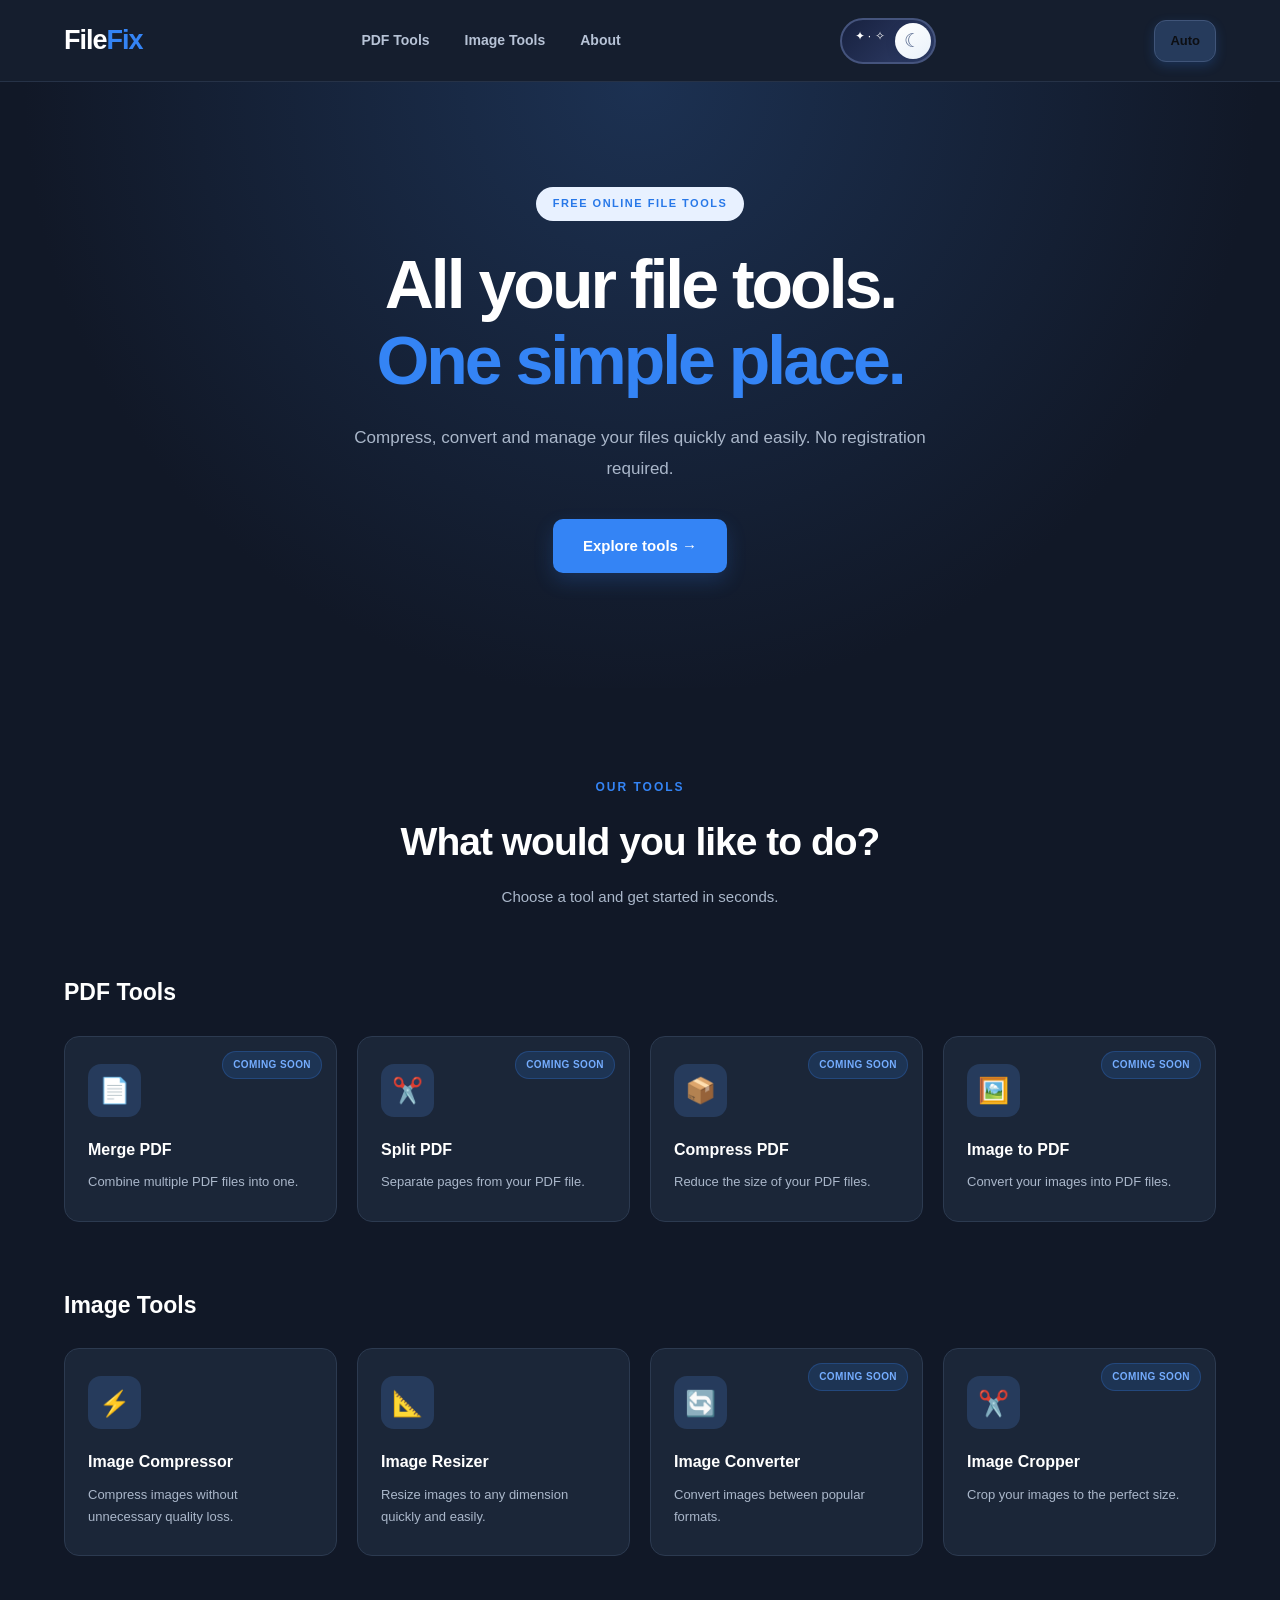
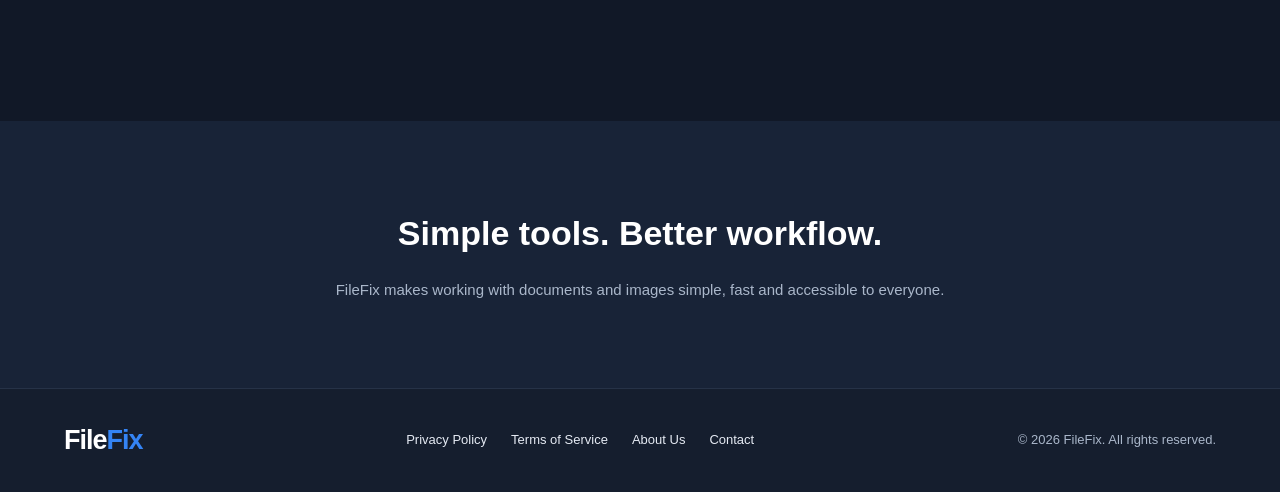
<file: index.html>
<!DOCTYPE html>
<html lang="en">

<head>
    <script async src="https://pagead2.googlesyndication.com/pagead/js/adsbygoogle.js?client=ca-pub-6394660465995850"
        crossorigin="anonymous"></script>
    <meta name="google-site-verification" content="qB3QuwHS1euZA1JigdNOb4fqCoGAnaU8Oc3hv-Ii_tg" />

    <meta charset="UTF-8">
    <meta name="viewport" content="width=device-width, initial-scale=1.0">

    <title>FileFix - Free Online Image Compressor</title>

    <meta name="description" content="Compress JPG, PNG and WebP images online for free with FileFix. Reduce image file sizes directly in your browser without uploading files.">

    <meta name="robots" content="index, follow">

    <meta name="theme-color" content="#ffffff">

    <link rel="canonical" href="https://file-fix-website.github.io/">

    <!-- OPEN GRAPH -->
    <meta property="og:type" content="website">
    <meta property="og:title" content="FileFix - Free Online Image Compressor">
    <meta property="og:description" content="Compress images online for free. Simple, fast and convenient image compression directly in your browser.">
    <meta property="og:url" content="https://file-fix-website.github.io/">

    <!-- TWITTER / X -->
    <meta name="twitter:card" content="summary">
    <meta name="twitter:title" content="FileFix - Free Online Image Compressor">
    <meta name="twitter:description" content="Compress images online for free with FileFix.">

    <link rel="stylesheet" href="css/style.css">
</head>

<body>

    <!-- HEADER -->
    <header class="header">
        <div class="container header-container">

            <a href="index.html" class="logo">
                File<span>Fix</span>
            </a>

            <nav class="navigation">
                <a href="#pdf-tools">PDF Tools</a>
                <a href="#image-tools">Image Tools</a>
                <a href="#about">About</a>
            </nav>

            <button class="theme-toggle" id="themeToggle" type="button" aria-label="Switch to dark theme" aria-pressed="false">
                
                <span class="theme-toggle__scene">

                    <span class="theme-toggle__sun">☀️</span>

                    <span class="theme-toggle__cloud">☁️</span>

                    <span class="theme-toggle__stars">✦ · ✧</span>

                    <span class="theme-toggle__moon">☾</span>

                    <span class="theme-toggle__thumb">
                        <span class="thumb-sun">☀️</span>
                        <span class="thumb-moon">☾</span>
                    </span>

                </span>
            </button>

            <button class="theme-auto" id="themeAuto" type="button">
                Auto
            </button>

            <button class="menu-button" aria-label="Open navigation menu">
                ☰
            </button>

        </div>
    </header>


    <!-- HERO SECTION -->
    <main>

        <section class="hero">
            <div class="container">

                <div class="hero-content">

                    <span class="hero-label">
                        FREE ONLINE FILE TOOLS
                    </span>

                    <h1>
                        All your file tools.
                        <span>One simple place.</span>
                    </h1>

                    <p>
                        Compress, convert and manage your files
                        quickly and easily. No registration required.
                    </p>

                    <a href="#tools" class="hero-button">
                        Explore tools →
                    </a>

                </div>

            </div>
        </section>

        <!-- TOOLS SECTION -->
        <section class="tools-section" id="tools">

            <div class="container">

                <div class="section-heading">
                    <span>OUR TOOLS</span>
                    <h2>What would you like to do?</h2>
                    <p>
                        Choose a tool and get started in seconds.
                    </p>
                </div>
 
                <!-- PDF TOOLS -->
                <div class="tool-category" id="pdf-tools">

                    <h3>PDF Tools</h3>

                    <div class="tools-grid">

                        <div class="tool-card coming-soon">
                            <span class="coming-soon-badge">Coming Soon</span>
                            <div class="tool-icon">📄</div>
                            <h4>Merge PDF</h4>
                            <p>Combine multiple PDF files into one.</p>
                        </div>

                        <div class="tool-card coming-soon">
                            <span class="coming-soon-badge">Coming Soon</span>
                            <div class="tool-icon">✂️</div>
                            <h4>Split PDF</h4>
                            <p>Separate pages from your PDF file.</p>
                        </div>

                        <div class="tool-card coming-soon">
                            <span class="coming-soon-badge">Coming Soon</span>
                            <div class="tool-icon">📦</div>
                            <h4>Compress PDF</h4>
                            <p>Reduce the size of your PDF files.</p>
                        </div>

                        <div class="tool-card coming-soon">
                            <span class="coming-soon-badge">Coming Soon</span>
                            <div class="tool-icon">🖼️</div>
                            <h4>Image to PDF</h4>
                            <p>Convert your images into PDF files.</p>
                        </div>

                    </div>

                </div>

                <!-- IMAGE TOOLS -->
                <div class="tool-category" id="image-tools">

                    <h3>Image Tools</h3>

                    <div class="tools-grid">

                        <div class="tool-card">
                            <div class="tool-icon">⚡</div>
                            <h4>Image Compressor</h4>
                            <p>Compress images without unnecessary quality loss.</p>
                        </div>

                        <a href="image-resizer.html" class="tool-card">
                            <div class="tool-icon">📐</div>
                            <h4>Image Resizer</h4>
                            <p>Resize images to any dimension quickly and easily.</p>
                        </a>

                        <div class="tool-card coming-soon">
                            <span class="coming-soon-badge">Coming Soon</span>
                            <div class="tool-icon">🔄</div>
                            <h4>Image Converter</h4>
                            <p>Convert images between popular formats.</p>
                        </div>

                        <div class="tool-card coming-soon">
                            <span class="coming-soon-badge">Coming Soon</span>
                            <div class="tool-icon">✂️</div>
                            <h4>Image Cropper</h4>
                            <p>Crop your images to the perfect size.</p>
                        </div>

                    </div>

                </div>

            </div>

        </section>


        <!-- ABOUT SECTION -->
        <section class="about-section" id="about">

            <div class="container">

                <h2>Simple tools. Better workflow.</h2>

                <p>
                    FileFix makes working with documents and images
                    simple, fast and accessible to everyone.
                </p>

            </div>

        </section>

    </main>


    
    <!-- FOOTER -->
    <footer class="footer">

        <div class="container footer-container">

            <a href="index.html" class="logo">
                File<span>Fix</span>
            </a>

            <div class="footer-links">
                <a href="privacy-policy.html">Privacy Policy</a>
                <a href="terms-of-service.html">Terms of Service</a>
                <a href="about.html">About Us</a>
                <a href="mailto:filefix.contact@gmail.com">Contact</a>
            </div>

            <p>© 2026 FileFix. All rights reserved.</p>

        </div>

    </footer>



    <script src="js/script.js"></script>

</body>
</html>
</file>
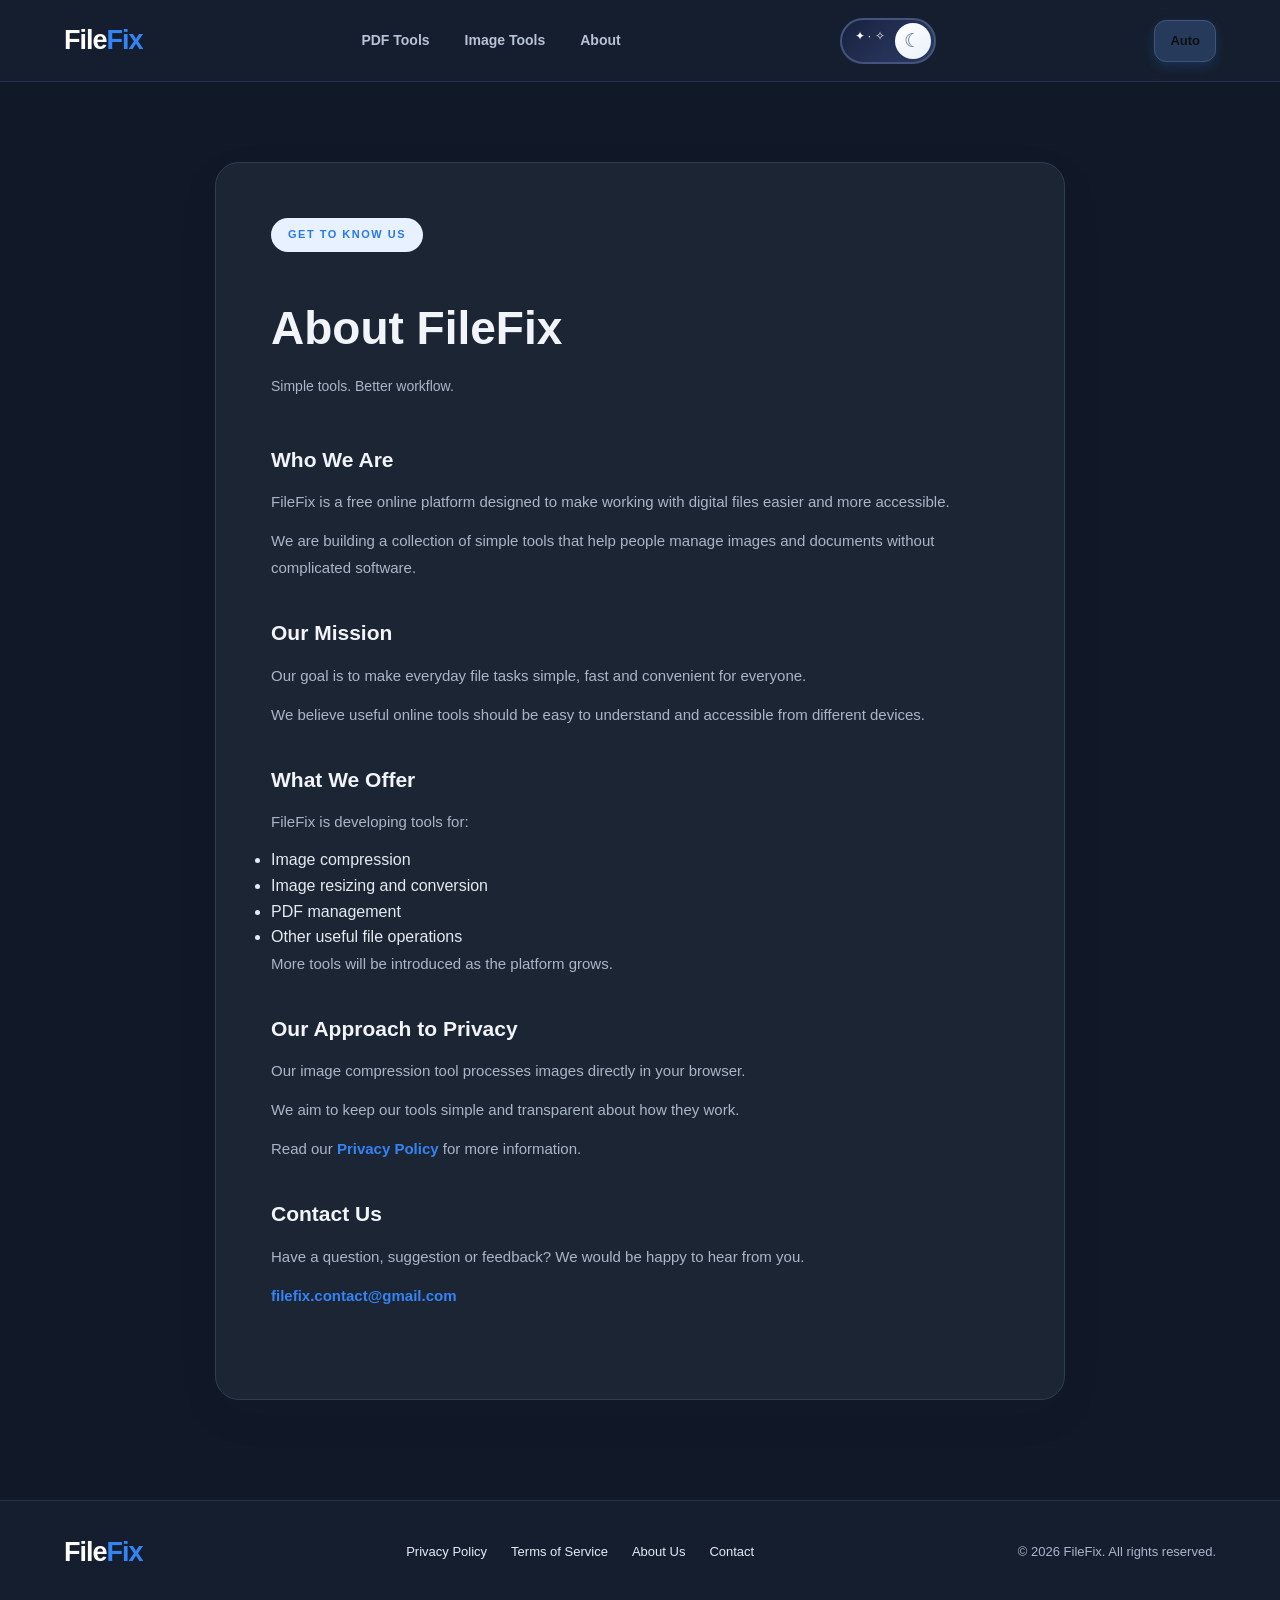
<file: about.html>
<!DOCTYPE html>
<html lang="en">

<head>
    <script async src="https://pagead2.googlesyndication.com/pagead/js/adsbygoogle.js?client=ca-pub-6394660465995850"
        crossorigin="anonymous"></script>
    <meta charset="UTF-8">
    <meta name="viewport" content="width=device-width, initial-scale=1.0">

    <title>About FileFix - Our Mission and Online Tools</title>

    <meta name="description" content="Learn about FileFix, our mission to make online file tools simple and accessible, and our free image compression service.">

    <meta name="robots" content="index, follow">

    <meta name="theme-color" content="#ffffff">

    <link rel="canonical" href="https://file-fix-website.github.io/about.html">

    <!-- OPEN GRAPH -->
    <meta property="og:type" content="website">
    <meta property="og:title" content="About FileFix">
    <meta property="og:description" content="Discover FileFix and our mission to make working with digital files easier.">
    <meta property="og:url" content="https://file-fix-website.github.io/about.html">

    <!-- TWITTER / X -->
    <meta name="twitter:card" content="summary">
    <meta name="twitter:title" content="About FileFix">
    <meta name="twitter:description" content="Learn more about FileFix and our online tools.">

    <link rel="stylesheet" href="css/style.css">
</head>


<body>

    <!-- HEADER -->
    <header class="header">
        <div class="container header-container">

            <a href="index.html" class="logo">
                File<span>Fix</span>
            </a>

            <nav class="navigation">
                <a href="index.html#pdf-tools">PDF Tools</a>
                <a href="index.html#image-tools">Image Tools</a>
                <a href="index.html#about">About</a>
            </nav>

            <button class="theme-toggle" id="themeToggle"
                type="button"
                aria-label="Switch color theme"
                aria-pressed="false">

                <span class="theme-toggle__scene">
                    <span class="theme-toggle__sun">☀</span>
                    <span class="theme-toggle__cloud">☁</span>
                    <span class="theme-toggle__stars">✦ · ✧</span>
                    <span class="theme-toggle__moon">☾</span>

                    <span class="theme-toggle__thumb">
                        <span class="thumb-sun">☀</span>
                        <span class="thumb-moon">☾</span>
                    </span>
                </span>
            </button>

            <button class="theme-auto" id="themeAuto" type="button">
                Auto
            </button>

            <button class="menu-button"
                type="button"
                aria-label="Open navigation menu"
                aria-expanded="false">
                ☰
            </button>

        </div>
    </header>


    <!-- ABOUT PAGE -->
    <main class="legal-page">

        <div class="container">

            <div class="legal-content">

                <span class="hero-label">GET TO KNOW US</span>

                <h1>About FileFix</h1>

                <p class="legal-updated">
                    Simple tools. Better workflow.
                </p>

                <section class="legal-section">

                    <h2>Who We Are</h2>

                    <p>
                        FileFix is a free online platform designed to
                        make working with digital files easier and
                        more accessible.
                    </p>

                    <p>
                        We are building a collection of simple tools
                        that help people manage images and documents
                        without complicated software.
                    </p>

                </section>


                <section class="legal-section">

                    <h2>Our Mission</h2>

                    <p>
                        Our goal is to make everyday file tasks
                        simple, fast and convenient for everyone.
                    </p>

                    <p>
                        We believe useful online tools should be
                        easy to understand and accessible from
                        different devices.
                    </p>

                </section>


                <section class="legal-section">

                    <h2>What We Offer</h2>

                    <p>
                        FileFix is developing tools for:
                    </p>

                    <ul>
                        <li>Image compression</li>
                        <li>Image resizing and conversion</li>
                        <li>PDF management</li>
                        <li>Other useful file operations</li>
                    </ul>

                    <p>
                        More tools will be introduced as the
                        platform grows.
                    </p>

                </section>


                <section class="legal-section">

                    <h2>Our Approach to Privacy</h2>

                    <p>
                        Our image compression tool processes
                        images directly in your browser.
                    </p>

                    <p>
                        We aim to keep our tools simple and
                        transparent about how they work.
                    </p>

                    <p>
                        Read our
                        <a href="privacy-policy.html">
                            Privacy Policy
                        </a>
                        for more information.
                    </p>

                </section>


                <section class="legal-section">

                    <h2>Contact Us</h2>

                    <p>
                        Have a question, suggestion or feedback?
                        We would be happy to hear from you.
                    </p>

                    <p>
                        <a href="mailto:filefix.contact@gmail.com">
                            filefix.contact@gmail.com
                        </a>
                    </p>

                </section>

            </div>

        </div>

    </main>


    <!-- FOOTER -->
    <footer class="footer">

        <div class="container footer-container">

            <a href="index.html" class="logo">
                File<span>Fix</span>
            </a>

            <div class="footer-links">
                <a href="privacy-policy.html">Privacy Policy</a>
                <a href="terms-of-service.html">Terms of Service</a>
                <a href="about.html">About Us</a>
                <a href="mailto:filefix.contact@gmail.com">Contact</a>
            </div>

            <p>© 2026 FileFix. All rights reserved.</p>

        </div>

    </footer>


    <script src="js/script.js"></script>

</body>
</html>
</file>
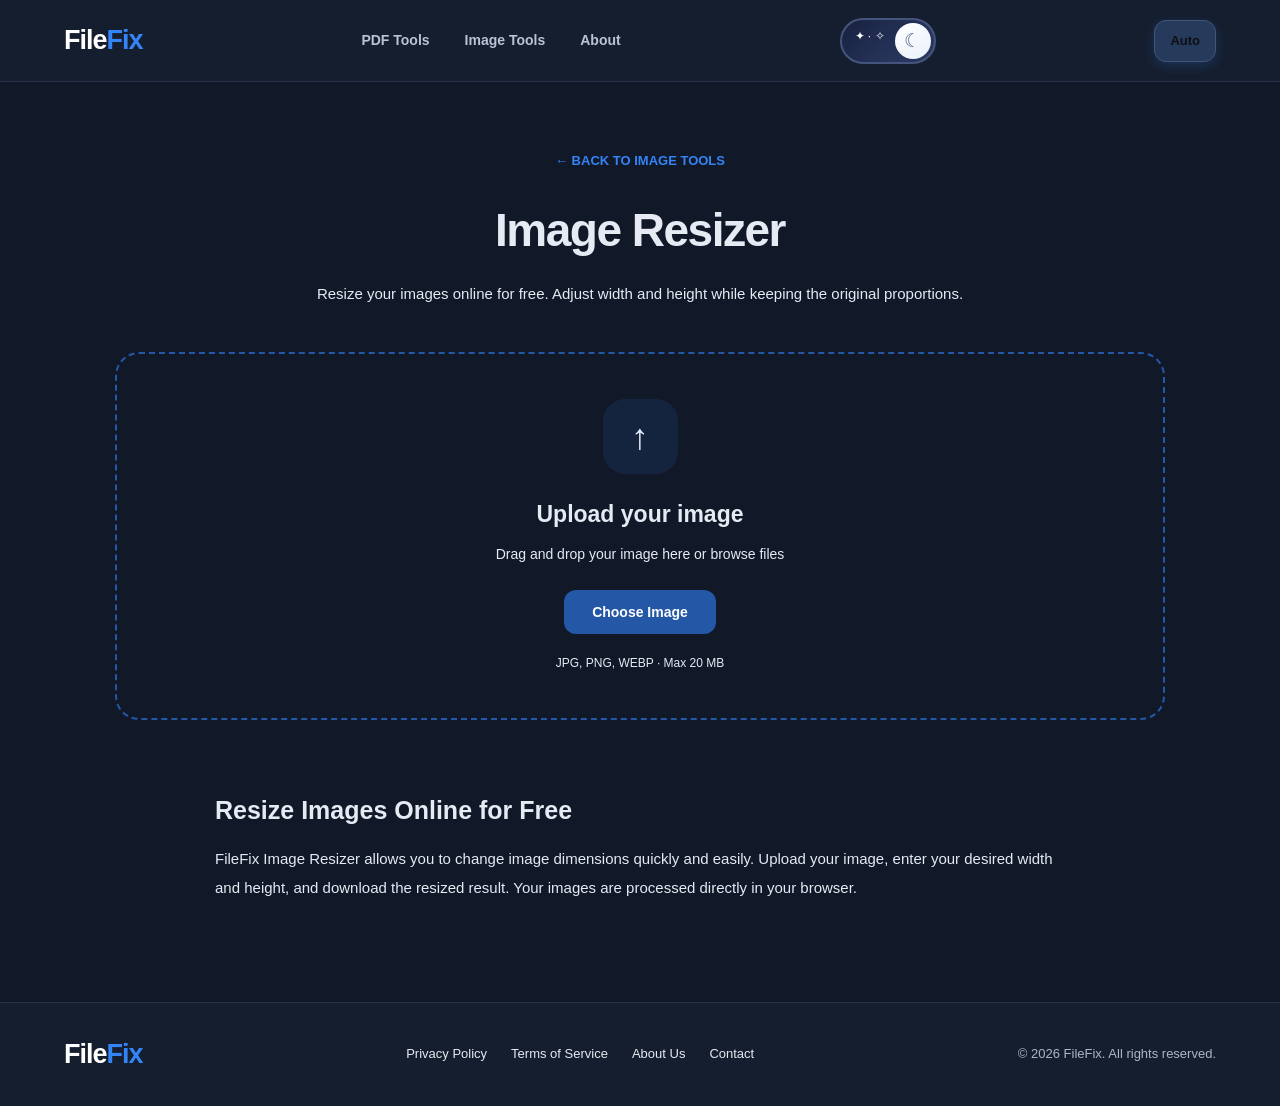
<file: image-resizer.html>
<!DOCTYPE html>
<html lang="en">
<head>
    <script async src="https://pagead2.googlesyndication.com/pagead/js/adsbygoogle.js?client=ca-pub-6394660465995850"
        crossorigin="anonymous"></script>
    <meta charset="UTF-8">
    <meta name="viewport" content="width=device-width, initial-scale=1.0">

    <title>Free Online Image Resizer | FileFix</title>

    <meta name="description" content="Resize JPG, PNG and WebP images online for free with FileFix. Adjust image dimensions directly in your browser.">

    <meta name="robots" content="index, follow">
    <meta name="theme-color" content="#ffffff">

    <link rel="canonical" href="https://file-fix-website.github.io/image-resizer.html">

    <link rel="stylesheet" href="css/style.css">
</head>

<body>

    <!-- HEADER -->
    <header class="header">
        <div class="container header-container">

            <a href="index.html" class="logo">
                File<span>Fix</span>
            </a>

            <nav class="navigation">
                <a href="index.html#pdf-tools">PDF Tools</a>
                <a href="index.html#image-tools">Image Tools</a>
                <a href="about.html">About</a>
            </nav>

            <button class="theme-toggle" id="themeToggle" type="button" aria-label="Switch to dark theme" aria-pressed="false">

                <span class="theme-toggle__scene">
                    <span class="theme-toggle__sun">☀️</span>
                    <span class="theme-toggle__cloud">☁️</span>
                    <span class="theme-toggle__stars">✦ · ✧</span>
                    <span class="theme-toggle__moon">☾</span>

                    <span class="theme-toggle__thumb">
                        <span class="thumb-sun">☀️</span>
                        <span class="thumb-moon">☾</span>
                    </span>
                </span>

            </button>

            <button class="theme-auto" id="themeAuto" type="button">
                Auto
            </button>

            <button class="menu-button" aria-label="Open navigation menu">
                ☰
            </button>

        </div>
    </header>


    <!-- IMAGE RESIZER -->
    <main class="tool-page">

        <div class="container">

            <div class="tool-heading">

                <a href="index.html#image-tools" class="back-link">
                    ← BACK TO IMAGE TOOLS
                </a>

                <h1>Image Resizer</h1>

                <p>
                    Resize your images online for free.
                    Adjust width and height while keeping the original proportions.
                </p>

            </div>


            <section class="resizer-container">

                <div class="resizer-upload" id="uploadArea">

                    <div class="upload-icon">↑</div>

                    <h2>Upload your image</h2>

                    <p>Drag and drop your image here or browse files</p>

                    <button type="button" id="browseBtn" class="primary-button">
                        Choose Image
                    </button>

                    <input
                        type="file"
                        id="imageInput"
                        accept="image/jpeg,image/png,image/webp"
                        hidden
                    >

                    <span>JPG, PNG, WEBP · Max 20 MB</span>

                </div>


                <div class="resizer-workspace" id="resizerWorkspace" hidden>

                    <div class="resizer-preview">

                        <div class="resizer-section-title">
                            <h2>Image Preview</h2>
                            <button type="button" id="removeImageBtn">
                                Remove Image
                            </button>
                        </div>

                        <div class="preview-canvas">
                            <img id="imagePreview" alt="Image preview">
                        </div>

                        <p id="imageInfo"></p>

                        <!-- BEFORE / AFTER COMPARISON -->

                        <div class="comparison-section" id="comparisonSection" hidden>

                            <div class="comparison-heading">
                                <h3>Before / After</h3>
                                <span>Drag to compare</span>
                            </div>

                            <div class="comparison-container" id="comparisonContainer">

                                <img
                                    id="comparisonAfter"
                                    class="comparison-image"
                                    alt="Resized image"
                                >

                                <div class="comparison-before" id="comparisonBefore">
                                    <img
                                        id="comparisonOriginal"
                                        class="comparison-image"
                                        alt="Original image"
                                    >
                                </div>

                                <div class="comparison-divider" id="comparisonDivider">
                                    <div class="comparison-handle">⇄</div>
                                </div>

                                <input
                                    type="range"
                                    id="comparisonSlider"
                                    min="0"
                                    max="100"
                                    value="50"
                                    aria-label="Compare original and resized image"
                                >

                                <span class="comparison-label before-label">BEFORE</span>
                                <span class="comparison-label after-label">AFTER</span>

                            </div>

                        </div>

                    </div>


                    <div class="resizer-settings">

                        <h2>Resize Settings</h2>

                        <div class="dimension-grid">

                            <div class="dimension-field">
                                <label for="imageWidth">Width (px)</label>
                                <input type="number" id="imageWidth" min="1" max="12000">
                            </div>

                            <div class="dimension-field">
                                <label for="imageHeight">Height (px)</label>
                                <input type="number" id="imageHeight" min="1" max="12000">
                            </div>

                        </div>

                        <button type="button" id="swapDimensionsBtn" class="reset-size-button">
                            ⇄ Swap Dimensions
                        </button>

                        <button type="button" id="resetSizeBtn" class="reset-size-button">
                            ↺ Reset Size
                        </button>

                        <label class="aspect-ratio-control">
                            <input type="checkbox" id="lockRatio" checked>
                            <span>Lock aspect ratio</span>
                        </label>

                        <!-- SCALE -->

                        <div class="scale-section">

                            <label class="scale-title">Scale</label>

                            <div class="scale-grid">

                                <button type="button" class="scale-button" data-scale="25">25%</button>
                                <button type="button" class="scale-button" data-scale="50">50%</button>
                                <button type="button" class="scale-button" data-scale="75">75%</button>
                                <button type="button" class="scale-button" data-scale="100">100%</button>
                                <button type="button" class="scale-button" data-scale="150">150%</button>
                                <button type="button" class="scale-button" data-scale="200">200%</button>

                            </div>

                        </div>

                        <div class="preset-section">

                            <label class="preset-title">Preset Sizes</label>

                            <div class="preset-grid">

                                <button type="button" class="preset-button" data-width="1080" data-height="1080">
                                    <strong>Instagram Post</strong>
                                    <span>1080 × 1080</span>
                                </button>

                                <button type="button" class="preset-button" data-width="1080" data-height="1920">
                                    <strong>Instagram Story</strong>
                                    <span>1080 × 1920</span>
                                </button>

                                <button type="button" class="preset-button" data-width="1280" data-height="720">
                                    <strong>YouTube Thumbnail</strong>
                                    <span>1280 × 720</span>
                                </button>

                                <button type="button" class="preset-button" data-width="1920" data-height="1080">
                                    <strong>Full HD</strong>
                                    <span>1920 × 1080</span>
                                </button>

                            </div>

                        </div>

                        <div class="dimension-field format-field">
                            <label for="outputFormat">Output Format</label>

                            <select id="outputFormat">
                                <option value="image/png">PNG</option>
                                <option value="image/jpeg">JPG</option>
                                <option value="image/webp">WEBP</option>
                            </select>
                        </div>

                        <!-- IMAGE QUALITY -->
                        <div class="quality-section" id="qualitySection">
                            <div class="quality-header">
                                <label for="imageQuality">Image Quality</label>
                                <strong id="qualityValue">85%</strong>
                            </div>

                            <input
                                type="range"
                                id="imageQuality"
                                min="10"
                                max="100"
                                value="85"
                                step="5"
                            >

                            <div class="quality-labels">
                                <span>Smaller file</span>
                                <span>Better quality</span>
                            </div>
                        </div>

                        <button type="button" id="resizeBtn" class="primary-button resize-button">
                            Resize Image
                        </button>

                        <div id="resizeResult" class="resize-result" hidden>

                            <div class="result-info">

                                <div class="result-detail">
                                    <span>New dimensions</span>
                                    <strong id="resultDimensions"></strong>
                                </div>

                                <div class="result-detail">
                                    <span>File size</span>
                                    <strong id="resultFileSize">—</strong>
                                </div>

                            </div>

                            <button type="button" id="downloadBtn" class="primary-button">
                                Download Image
                            </button>

                        </div>

                    </div>

                </div>

            </section>

            <section class="tool-description">

                <h2>Resize Images Online for Free</h2>

                <p>
                    FileFix Image Resizer allows you to change image dimensions
                    quickly and easily. Upload your image, enter your desired
                    width and height, and download the resized result.
                    Your images are processed directly in your browser.
                </p>

            </section>

        </div>

    </main>


    <!-- FOOTER -->
    <footer class="footer">
        <div class="container footer-container">

            <a href="index.html" class="logo">
                File<span>Fix</span>
            </a>

            <div class="footer-links">
                <a href="privacy-policy.html">Privacy Policy</a>
                <a href="terms-of-service.html">Terms of Service</a>
                <a href="about.html">About Us</a>
                <a href="mailto:filefix.contact@gmail.com">Contact</a>
            </div>

            <p>© 2026 FileFix. All rights reserved.</p>

        </div>
    </footer>


    <script src="js/script.js"></script>
    <script src="js/image-resizer.js"></script>

</body>
</html>
</file>
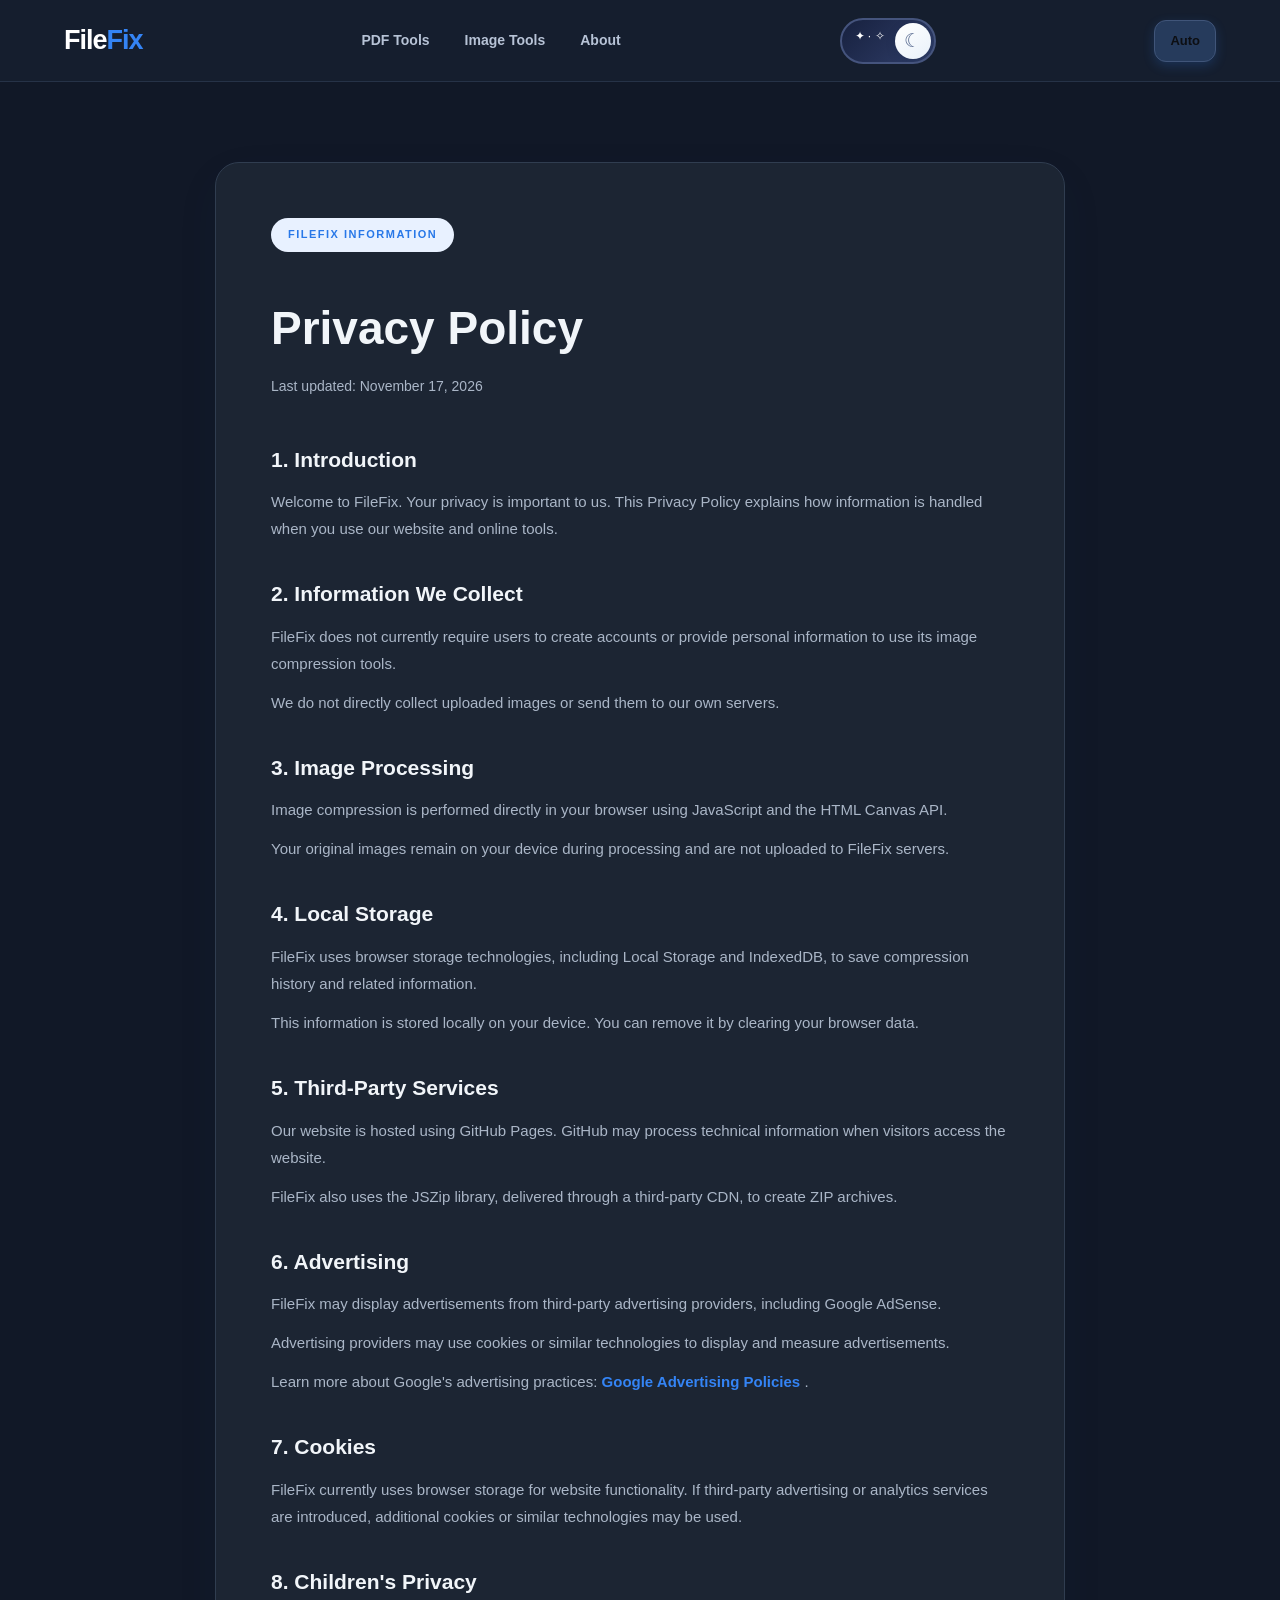
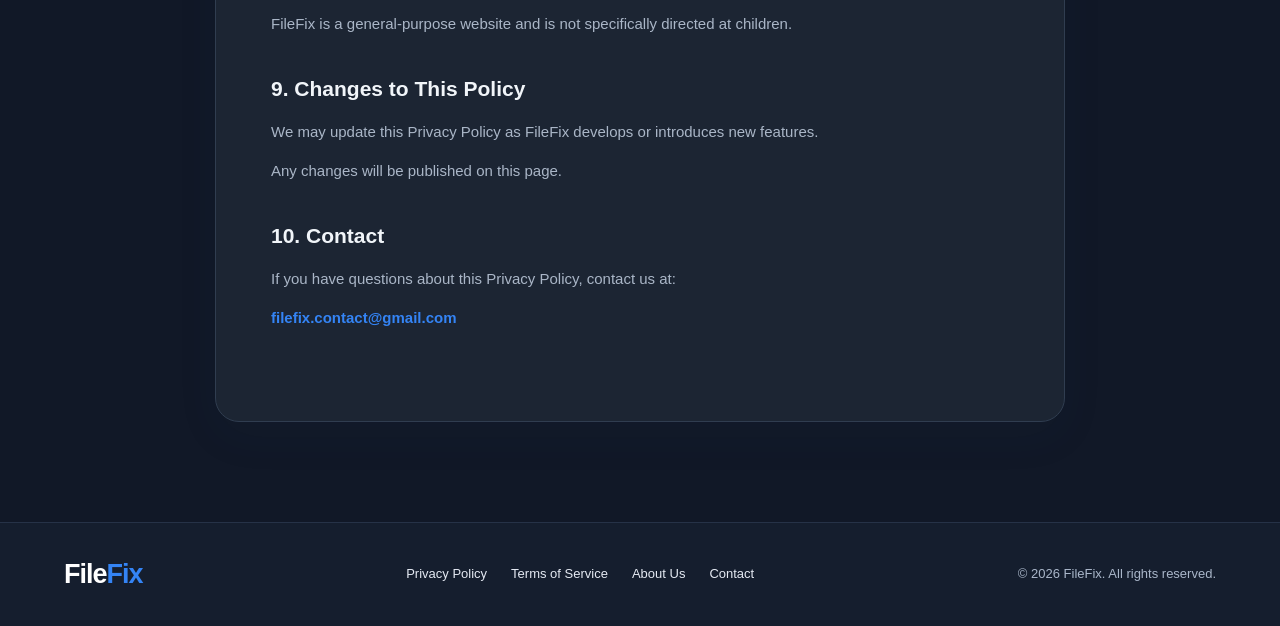
<file: privacy-policy.html>
<!DOCTYPE html>
<html lang="en">

<head>
    <script async src="https://pagead2.googlesyndication.com/pagead/js/adsbygoogle.js?client=ca-pub-6394660465995850"
        crossorigin="anonymous"></script>
    <meta charset="UTF-8">
    <meta name="viewport" content="width=device-width, initial-scale=1.0">

    <title>Privacy Policy - FileFix</title>

    <meta name="description" content="Read the FileFix Privacy Policy to learn how our online tools process files, use browser storage and handle information.">

    <meta name="robots" content="index, follow">

    <meta name="theme-color" content="#ffffff">

    <link rel="canonical" href="https://file-fix-website.github.io/privacy-policy.html">

    <!-- OPEN GRAPH -->
    <meta property="og:type" content="website">
    <meta property="og:title" content="Privacy Policy - FileFix">
    <meta property="og:description" content="Learn how FileFix handles information and protects your privacy.">
    <meta property="og:url" content="https://file-fix-website.github.io/privacy-policy.html">

    <!-- TWITTER / X -->
    <meta name="twitter:card" content="summary">
    <meta name="twitter:title" content="Privacy Policy - FileFix">
    <meta name="twitter:description" content="Read the FileFix Privacy Policy.">

    <link rel="stylesheet" href="css/style.css">
</head>


<body>

    <!-- HEADER -->
    <header class="header">
        <div class="container header-container">

            <a href="index.html" class="logo">
                File<span>Fix</span>
            </a>

            <nav class="navigation">
                <a href="index.html#pdf-tools">PDF Tools</a>
                <a href="index.html#image-tools">Image Tools</a>
                <a href="index.html#about">About</a>
            </nav>

            <button class="theme-toggle" id="themeToggle"
                type="button"
                aria-label="Switch color theme"
                aria-pressed="false">

                <span class="theme-toggle__scene">
                    <span class="theme-toggle__sun">☀</span>
                    <span class="theme-toggle__cloud">☁</span>
                    <span class="theme-toggle__stars">✦ · ✧</span>
                    <span class="theme-toggle__moon">☾</span>

                    <span class="theme-toggle__thumb">
                        <span class="thumb-sun">☀</span>
                        <span class="thumb-moon">☾</span>
                    </span>
                </span>
            </button>

            <button class="theme-auto" id="themeAuto" type="button">
                Auto
            </button>

            <button class="menu-button"
                type="button"
                aria-label="Open navigation menu"
                aria-expanded="false">
                ☰
            </button>

        </div>
    </header>


    <!-- PRIVACY POLICY -->
    <main class="legal-page">

        <div class="container">

            <div class="legal-content">

                <span class="hero-label">FILEFIX INFORMATION</span>

                <h1>Privacy Policy</h1>

                <p class="legal-updated">
                    Last updated: November 17, 2026
                </p>

                <section class="legal-section">
                    <h2>1. Introduction</h2>

                    <p>
                        Welcome to FileFix. Your privacy is important to us.
                        This Privacy Policy explains how information is handled
                        when you use our website and online tools.
                    </p>
                </section>

                <section class="legal-section">
                    <h2>2. Information We Collect</h2>

                    <p>
                        FileFix does not currently require users to create
                        accounts or provide personal information to use its
                        image compression tools.
                    </p>

                    <p>
                        We do not directly collect uploaded images or send
                        them to our own servers.
                    </p>
                </section>

                <section class="legal-section">
                    <h2>3. Image Processing</h2>

                    <p>
                        Image compression is performed directly in your
                        browser using JavaScript and the HTML Canvas API.
                    </p>

                    <p>
                        Your original images remain on your device during
                        processing and are not uploaded to FileFix servers.
                    </p>
                </section>

                <section class="legal-section">
                    <h2>4. Local Storage</h2>

                    <p>
                        FileFix uses browser storage technologies, including
                        Local Storage and IndexedDB, to save compression
                        history and related information.
                    </p>

                    <p>
                        This information is stored locally on your device.
                        You can remove it by clearing your browser data.
                    </p>
                </section>

                <section class="legal-section">
                    <h2>5. Third-Party Services</h2>

                    <p>
                        Our website is hosted using GitHub Pages.
                        GitHub may process technical information when
                        visitors access the website.
                    </p>

                    <p>
                        FileFix also uses the JSZip library, delivered
                        through a third-party CDN, to create ZIP archives.
                    </p>
                </section>

                <section class="legal-section">
                    <h2>6. Advertising</h2>

                    <p>
                        FileFix may display advertisements from third-party
                        advertising providers, including Google AdSense.
                    </p>

                    <p>
                        Advertising providers may use cookies or similar
                        technologies to display and measure advertisements.
                    </p>

                    <p>
                        Learn more about Google's advertising practices:
                        <a href="https://policies.google.com/technologies/ads"
                           target="_blank"
                           rel="noopener noreferrer">
                            Google Advertising Policies
                        </a>.
                    </p>
                </section>

                <section class="legal-section">
                    <h2>7. Cookies</h2>

                    <p>
                        FileFix currently uses browser storage for website
                        functionality. If third-party advertising or
                        analytics services are introduced, additional
                        cookies or similar technologies may be used.
                    </p>
                </section>

                <section class="legal-section">
                    <h2>8. Children's Privacy</h2>

                    <p>
                        FileFix is a general-purpose website and is not
                        specifically directed at children.
                    </p>
                </section>

                <section class="legal-section">
                    <h2>9. Changes to This Policy</h2>

                    <p>
                        We may update this Privacy Policy as FileFix
                        develops or introduces new features.
                    </p>

                    <p>
                        Any changes will be published on this page.
                    </p>
                </section>

                <section class="legal-section">
                    <h2>10. Contact</h2>

                    <p>
                        If you have questions about this Privacy Policy,
                        contact us at:
                    </p>

                    <p>
                        <a href="mailto:filefix.contact@gmail.com">
                            filefix.contact@gmail.com
                        </a>
                    </p>
                </section>

            </div>

        </div>

    </main>


    <!-- FOOTER -->
    <footer class="footer">

        <div class="container footer-container">

            <a href="index.html" class="logo">
                File<span>Fix</span>
            </a>

            <div class="footer-links">
                <a href="privacy-policy.html">Privacy Policy</a>
                <a href="terms-of-service.html">Terms of Service</a>
                <a href="about.html">About Us</a>
                <a href="mailto:filefix.contact@gmail.com">Contact</a>
            </div>

            <p>© 2026 FileFix. All rights reserved.</p>

        </div>

    </footer>


    <script src="js/script.js"></script>

</body>
</html>
</file>
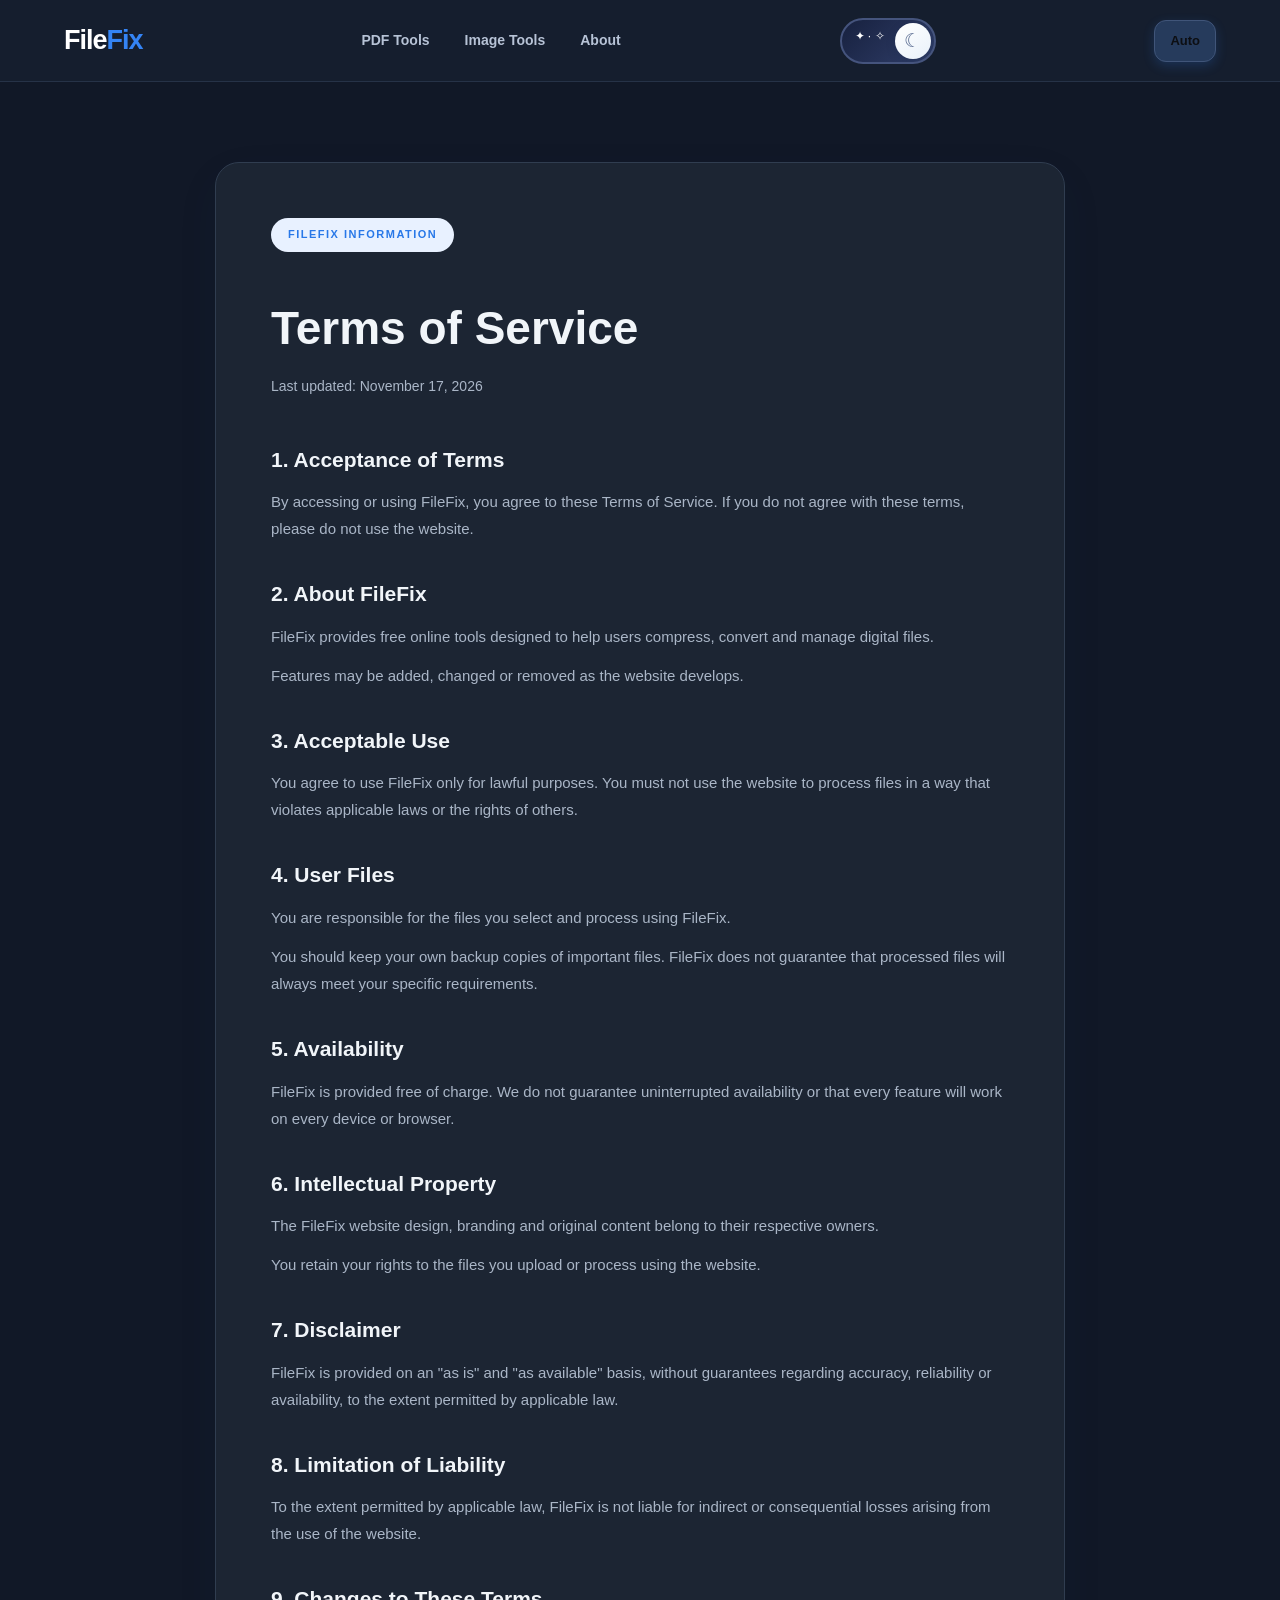
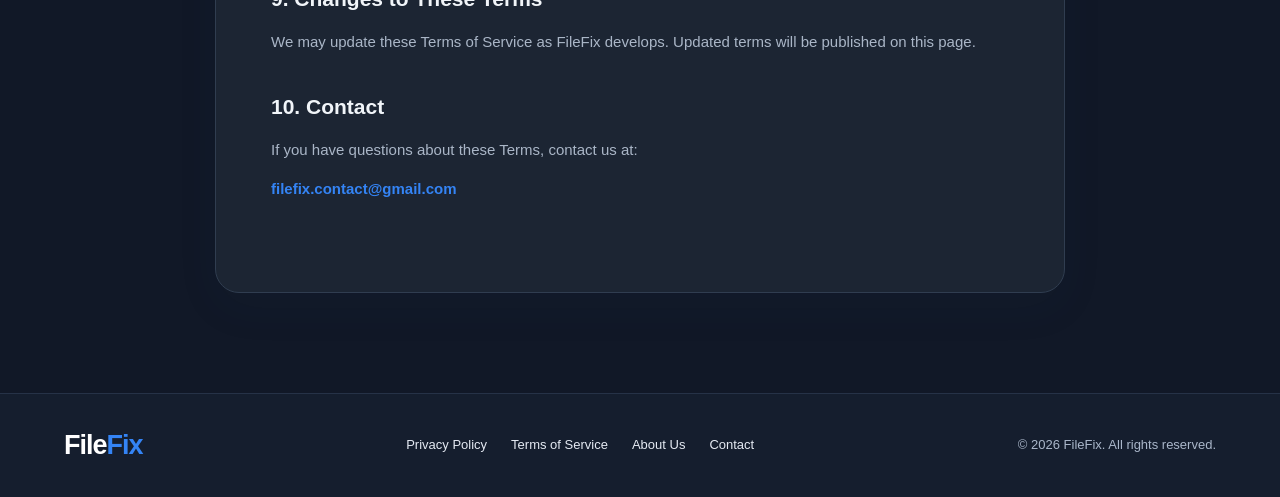
<file: terms-of-service.html>
<!DOCTYPE html>
<html lang="en">

<head>
    <script async src="https://pagead2.googlesyndication.com/pagead/js/adsbygoogle.js?client=ca-pub-6394660465995850"
        crossorigin="anonymous"></script>
    <meta charset="UTF-8">
    <meta name="viewport" content="width=device-width, initial-scale=1.0">

    <title>Terms of Service - FileFix</title>

    <meta name="description" content="Read the FileFix Terms of Service to understand the rules and conditions for using our free online image compression tools.">

    <meta name="robots" content="index, follow">

    <meta name="theme-color" content="#ffffff">

    <link rel="canonical" href="https://file-fix-website.github.io/terms-of-service.html">

    <!-- OPEN GRAPH -->
    <meta property="og:type" content="website">
    <meta property="og:title" content="Terms of Service - FileFix">
    <meta property="og:description" content="Learn about the terms and conditions for using FileFix.">
    <meta property="og:url" content="https://file-fix-website.github.io/terms-of-service.html">

    <!-- TWITTER / X -->
    <meta name="twitter:card" content="summary">
    <meta name="twitter:title" content="Terms of Service - FileFix">
    <meta name="twitter:description" content="Read the FileFix Terms of Service.">

    <link rel="stylesheet" href="css/style.css">
</head>


<body>

    <!-- HEADER -->
    <header class="header">
        <div class="container header-container">

            <a href="index.html" class="logo">
                File<span>Fix</span>
            </a>

            <nav class="navigation">
                <a href="index.html#pdf-tools">PDF Tools</a>
                <a href="index.html#image-tools">Image Tools</a>
                <a href="index.html#about">About</a>
            </nav>

            <button class="theme-toggle" id="themeToggle"
                type="button"
                aria-label="Switch color theme"
                aria-pressed="false">

                <span class="theme-toggle__scene">
                    <span class="theme-toggle__sun">☀</span>
                    <span class="theme-toggle__cloud">☁</span>
                    <span class="theme-toggle__stars">✦ · ✧</span>
                    <span class="theme-toggle__moon">☾</span>

                    <span class="theme-toggle__thumb">
                        <span class="thumb-sun">☀</span>
                        <span class="thumb-moon">☾</span>
                    </span>
                </span>
            </button>

            <button class="theme-auto" id="themeAuto" type="button">
                Auto
            </button>

            <button class="menu-button"
                type="button"
                aria-label="Open navigation menu"
                aria-expanded="false">
                ☰
            </button>

        </div>
    </header>


    <!-- TERMS OF SERVICE -->
    <main class="legal-page">

        <div class="container">

            <div class="legal-content">

                <span class="hero-label">FILEFIX INFORMATION</span>

                <h1>Terms of Service</h1>

                <p class="legal-updated">
                    Last updated: November 17, 2026
                </p>

                <section class="legal-section">
                    <h2>1. Acceptance of Terms</h2>

                    <p>
                        By accessing or using FileFix, you agree to these
                        Terms of Service. If you do not agree with these
                        terms, please do not use the website.
                    </p>
                </section>

                <section class="legal-section">
                    <h2>2. About FileFix</h2>

                    <p>
                        FileFix provides free online tools designed to
                        help users compress, convert and manage digital
                        files.
                    </p>

                    <p>
                        Features may be added, changed or removed as
                        the website develops.
                    </p>
                </section>

                <section class="legal-section">
                    <h2>3. Acceptable Use</h2>

                    <p>
                        You agree to use FileFix only for lawful purposes.
                        You must not use the website to process files
                        in a way that violates applicable laws or the
                        rights of others.
                    </p>
                </section>

                <section class="legal-section">
                    <h2>4. User Files</h2>

                    <p>
                        You are responsible for the files you select
                        and process using FileFix.
                    </p>

                    <p>
                        You should keep your own backup copies of
                        important files. FileFix does not guarantee
                        that processed files will always meet your
                        specific requirements.
                    </p>
                </section>

                <section class="legal-section">
                    <h2>5. Availability</h2>

                    <p>
                        FileFix is provided free of charge. We do not
                        guarantee uninterrupted availability or that
                        every feature will work on every device or browser.
                    </p>
                </section>

                <section class="legal-section">
                    <h2>6. Intellectual Property</h2>

                    <p>
                        The FileFix website design, branding and original
                        content belong to their respective owners.
                    </p>

                    <p>
                        You retain your rights to the files you upload
                        or process using the website.
                    </p>
                </section>

                <section class="legal-section">
                    <h2>7. Disclaimer</h2>

                    <p>
                        FileFix is provided on an "as is" and
                        "as available" basis, without guarantees
                        regarding accuracy, reliability or availability,
                        to the extent permitted by applicable law.
                    </p>
                </section>

                <section class="legal-section">
                    <h2>8. Limitation of Liability</h2>

                    <p>
                        To the extent permitted by applicable law,
                        FileFix is not liable for indirect or
                        consequential losses arising from the use
                        of the website.
                    </p>
                </section>

                <section class="legal-section">
                    <h2>9. Changes to These Terms</h2>

                    <p>
                        We may update these Terms of Service as
                        FileFix develops. Updated terms will be
                        published on this page.
                    </p>
                </section>

                <section class="legal-section">
                    <h2>10. Contact</h2>

                    <p>
                        If you have questions about these Terms,
                        contact us at:
                    </p>

                    <p>
                        <a href="mailto:filefix.contact@gmail.com">
                            filefix.contact@gmail.com
                        </a>
                    </p>
                </section>

            </div>

        </div>

    </main>


    <!-- FOOTER -->
    <footer class="footer">

        <div class="container footer-container">

            <a href="index.html" class="logo">
                File<span>Fix</span>
            </a>

            <div class="footer-links">
                <a href="privacy-policy.html">Privacy Policy</a>
                <a href="terms-of-service.html">Terms of Service</a>
                <a href="about.html">About Us</a>
                <a href="mailto:filefix.contact@gmail.com">Contact</a>
            </div>

            <p>© 2026 FileFix. All rights reserved.</p>

        </div>

    </footer>


    <script src="js/script.js"></script>

</body>
</html>
</file>
<file: css/style.css>
/* =========================
   GLOBAL
========================= */

* {
    margin: 0;
    padding: 0;
    box-sizing: border-box;
}

html {
    scroll-behavior: smooth;
}

body {
    font-family: Arial, Helvetica, sans-serif;
    background: #ffffff;
    color: #172033;
    line-height: 1.6;
}

a {
    text-decoration: none;
    color: inherit;
}

.container {
    width: 90%;
    max-width: 1200px;
    margin: 0 auto;
}


/* =========================
   HEADER
========================= */

.header {
    width: 100%;
    height: 82px;
    background: #ffffff;
    border-bottom: 1px solid #edf0f5;
    display: flex;
    align-items: center;
    position: sticky;
    top: 0;
    z-index: 100;
}

.header-container {
    display: flex;
    align-items: center;
    justify-content: space-between;
}

.logo {
    font-size: 27px;
    font-weight: 800;
    letter-spacing: -1px;
    color: #14213d;
}

.logo span {
    color: #3484f5;
}

.navigation {
    display: flex;
    align-items: center;
    gap: 35px;
}

.navigation a {
    color: #596579;
    font-size: 14px;
    font-weight: 600;
    transition: 0.2s;
}

.navigation a:hover {
    color: #3484f5;
}

.menu-button {
    display: none;
    border: none;
    background: none;
    font-size: 26px;
    cursor: pointer;
}


/* =========================
   HERO
========================= */

.hero {
    padding: 105px 0 115px;
    background:
        radial-gradient(
            circle at 50% 0%,
            #eaf3ff 0%,
            #ffffff 65%
        );
    text-align: center;
}

.hero-content {
    max-width: 780px;
    margin: 0 auto;
}

.hero-label {
    display: inline-block;
    padding: 8px 17px;
    background: #e8f1ff;
    color: #2878e8;
    border-radius: 30px;
    font-size: 11px;
    font-weight: 800;
    letter-spacing: 1.5px;
    margin-bottom: 25px;
}

.hero h1 {
    font-size: clamp(40px, 6vw, 68px);
    line-height: 1.12;
    letter-spacing: -3px;
    font-weight: 800;
    color: #14213d;
    margin-bottom: 25px;
}

.hero h1 span {
    display: block;
    color: #3484f5;
}

.hero p {
    max-width: 600px;
    margin: 0 auto 35px;
    color: #69768b;
    font-size: 17px;
    line-height: 1.8;
}

.hero-button {
    display: inline-block;
    padding: 15px 30px;
    background: #3484f5;
    color: white;
    border-radius: 10px;
    font-size: 15px;
    font-weight: 700;
    box-shadow: 0 8px 20px rgba(52, 132, 245, 0.2);
    transition: 0.25s;
}

.hero-button:hover {
    background: #226fdf;
    transform: translateY(-3px);
}


/* =========================
   TOOLS SECTION
========================= */

.tools-section {
    padding: 85px 0 100px;
}

.section-heading {
    text-align: center;
    margin-bottom: 65px;
}

.section-heading span {
    color: #3484f5;
    font-size: 12px;
    font-weight: 800;
    letter-spacing: 2px;
}

.section-heading h2 {
    font-size: clamp(28px, 4vw, 39px);
    color: #14213d;
    margin: 12px 0;
    letter-spacing: -1px;
}

.section-heading p {
    color: #788497;
    font-size: 15px;
}


/* =========================
   TOOL CATEGORIES
========================= */

.tool-category {
    margin-bottom: 65px;
}

.tool-category h3 {
    font-size: 23px;
    color: #14213d;
    margin-bottom: 25px;
}

.tools-grid {
    display: grid;
    grid-template-columns: repeat(4, 1fr);
    gap: 20px;
}


/* =========================
   TOOL CARDS
========================= */

.tool-card {
    padding: 27px 23px;
    border: 1px solid #e9edf3;
    border-radius: 15px;
    background: #ffffff;
    transition: 0.25s;
    cursor: pointer;
}

.tool-card:hover {
    border-color: #b8d5ff;
    box-shadow: 0 12px 30px rgba(30, 75, 130, 0.08);
    transform: translateY(-5px);
}

.tool-icon {
    width: 53px;
    height: 53px;
    background: #edf4ff;
    border-radius: 13px;
    display: flex;
    align-items: center;
    justify-content: center;
    font-size: 25px;
    margin-bottom: 20px;
}

.tool-card h4 {
    color: #192944;
    font-size: 16px;
    margin-bottom: 9px;
}

.tool-card p {
    color: #7a8799;
    font-size: 13px;
    line-height: 1.7;
}


/* =========================
   ABOUT
========================= */

.about-section {
    background: #f5f8fc;
    padding: 85px 20px;
    text-align: center;
}

.about-section h2 {
    font-size: 34px;
    color: #14213d;
    margin-bottom: 15px;
}

.about-section p {
    max-width: 650px;
    margin: 0 auto;
    color: #738096;
    font-size: 15px;
    line-height: 1.8;
}


/* =========================
   FOOTER
========================= */

.footer {
    padding: 30px 0;
    border-top: 1px solid #edf0f5;
    background: #ffffff;
}

.footer-container {
    display: flex;
    align-items: center;
    justify-content: space-between;
}

.footer p {
    font-size: 13px;
    color: #8a95a5;
}


/* =========================
   RESPONSIVE
========================= */

@media (max-width: 900px) {

    .tools-grid {
        grid-template-columns: repeat(2, 1fr);
    }

}

@media (max-width: 600px) {

    .header {
        height: 70px;
    }

    .logo {
        font-size: 24px;
    }

    .navigation {
        display: none;
    }

    .menu-button {
        display: block;
    }

    .hero {
        padding: 75px 0 85px;
    }

    .hero h1 {
        letter-spacing: -1.5px;
    }

    .hero p {
        font-size: 15px;
    }

    .tools-section {
        padding: 65px 0;
    }

    .tools-grid {
        grid-template-columns: repeat(2, minmax(0, 1fr));
        gap: 12px;
    }

    .tool-card {
        aspect-ratio: 1 / 1;
        padding: 15px;
        display: flex;
        flex-direction: column;
        justify-content: center;
    }

    .tool-icon {
        width: 45px;
        height: 45px;
        font-size: 22px;
        margin-bottom: 14px;
    }

    .tool-card h4 {
        font-size: 14px;
    }

    .tool-card p {
        font-size: 11px;
    }

    .section-heading {
        margin-bottom: 45px;
    }

    .about-section {
        padding: 65px 20px;
    }

    .about-section h2 {
        font-size: 27px;
    }

    .footer-container {
        flex-direction: column;
        gap: 12px;
        text-align: center;
    }

}
/* MOBILE MENU ACTIVE */

@media (max-width: 600px) {

    .navigation.active {
        display: flex;
        flex-direction: column;
        align-items: flex-start;
        gap: 20px;

        position: absolute;
        top: 70px;
        left: 0;

        width: 100%;
        padding: 25px 5%;

        background: #ffffff;
        border-bottom: 1px solid #edf0f5;

        box-shadow: 0 10px 20px rgba(0, 0, 0, 0.04);
    }

}
/* =========================
   ANIMATED THEME TOGGLE
========================= */

.theme-toggle {
    width: 96px;
    height: 46px;
    padding: 0;
    border: 2px solid #dce8f5;
    border-radius: 50px;
    background: linear-gradient(135deg, #8ed5ff, #4d9ee8);
    cursor: pointer;
    position: relative;
    overflow: hidden;
    transition: background 0.6s ease, border-color 0.6s ease;
    flex-shrink: 0;
}

.theme-toggle__scene {
    position: absolute;
    inset: 0;
    overflow: hidden;
    border-radius: inherit;
}

.theme-toggle__sun {
    position: absolute;
    left: 13px;
    top: 8px;
    color: #ffdb57;
    font-size: 21px;
    transition: 0.6s;
}

.theme-toggle__cloud {
    position: absolute;
    right: 7px;
    bottom: -5px;
    color: #ffffff;
    font-size: 34px;
    transition: 0.6s;
}

.theme-toggle__stars {
    position: absolute;
    left: 13px;
    top: 9px;
    color: #ffffff;
    font-size: 12px;
    opacity: 0;
    transition: 0.5s;
}

.theme-toggle__moon {
    position: absolute;
    right: 13px;
    top: 7px;
    color: #dce7ff;
    font-size: 23px;
    opacity: 0;
    transition: 0.6s;
}

.theme-toggle__thumb {
    position: absolute;
    top: 3px;
    left: 3px;
    width: 36px;
    height: 36px;
    border-radius: 50%;
    background: linear-gradient(145deg, #ffffff, #e9f1fa);
    box-shadow: 0 3px 8px rgba(20, 40, 70, 0.25);
    display: flex;
    align-items: center;
    justify-content: center;
    transition: transform 0.6s cubic-bezier(.2,.8,.2,1);
}

.thumb-sun,
.thumb-moon {
    position: absolute;
    font-size: 19px;
    transition: 0.4s;
}

.thumb-sun {
    color: #f2ae22;
}

.thumb-moon {
    color: #52658c;
    opacity: 0;
}


/* NIGHT MODE ANIMATION */

.theme-toggle.is-dark {
    background: linear-gradient(135deg, #17213f, #303e69);
    border-color: #45547d;
}

.theme-toggle.is-dark .theme-toggle__thumb {
    transform: translateX(50px);
}

.theme-toggle.is-dark .theme-toggle__sun {
    opacity: 0;
    transform: translateY(12px);
}

.theme-toggle.is-dark .theme-toggle__cloud {
    opacity: 0;
    transform: translateY(15px);
}

.theme-toggle.is-dark .theme-toggle__stars {
    opacity: 1;
}

.theme-toggle.is-dark .theme-toggle__moon {
    opacity: 1;
}

.theme-toggle.is-dark .thumb-sun {
    opacity: 0;
}

.theme-toggle.is-dark .thumb-moon {
    opacity: 1;
}
/* =========================
   FILEFIX DARK THEME
========================= */

body {
    transition: background 0.4s ease, color 0.4s ease;
}

body.dark-mode {
    background: #111827;
    color: #e5eaf3;
}

/* Header */

body.dark-mode .header {
    background: #151e2e;
    border-color: #263247;
}

body.dark-mode .logo {
    color: #ffffff;
}

body.dark-mode .navigation a {
    color: #b7c3d6;
}

/* Hero */

body.dark-mode .hero {
    background: radial-gradient(
        circle at 50% 0%,
        #1c3152 0%,
        #111827 70%
    );
}

body.dark-mode .hero h1 {
    color: #ffffff;
}

body.dark-mode .hero p {
    color: #aab7ca;
}

/* Tools */

body.dark-mode .tools-section {
    background: #111827;
}

body.dark-mode .section-heading h2,
body.dark-mode .tool-category h3 {
    color: #ffffff;
}

body.dark-mode .section-heading p {
    color: #aab7ca;
}

body.dark-mode .tool-card {
    background: #1b2638;
    border-color: #2c3a50;
}

body.dark-mode .tool-card:hover {
    border-color: #438df5;
}

body.dark-mode .tool-card h4 {
    color: #ffffff;
}

body.dark-mode .tool-card p {
    color: #aab7ca;
}

body.dark-mode .tool-icon {
    background: #263b5c;
}

/* About */

body.dark-mode .about-section {
    background: #182337;
}

body.dark-mode .about-section h2 {
    color: #ffffff;
}

body.dark-mode .about-section p {
    color: #aab7ca;
}

/* Footer */

body.dark-mode .footer {
    background: #151e2e;
    border-color: #263247;
}

body.dark-mode .footer p {
    color: #aab7ca;
}

/* Mobile navigation */

body.dark-mode .navigation.active {
    background: #151e2e;
    border-color: #263247;
}
/* =========================
   AUTO THEME BUTTON
========================= */

.theme-auto {
    height: 42px;
    padding: 0 15px;

    border: 1px solid #dce8f5;
    border-radius: 12px;

    background: #f4f7fc;
    color: #3484f5;

    font-size: 13px;
    font-weight: 700;

    cursor: pointer;
    transition: 0.25s;
}

.theme-auto:hover {
    background: #e8f1ff;
    border-color: #3484f5;
}

.theme-auto.active {
    background: #3484f5;
    color: #ffffff;
    border-color: #3484f5;
    box-shadow: 0 4px 12px rgba(52, 132, 245, 0.2);
}

.theme-auto.active:hover {
    background: #2675e8;
    border-color: #2675e8;
}

body.dark-mode .theme-auto {
    background: #263b5c;
    border-color: #405579;
    color: #0d0f13;
}

body.dark-mode .theme-auto:hover {
    background: #30496f;
}
/* =========================
   IMAGE COMPRESSOR
========================= */

.compressor-container {
    max-width: 750px;
    margin: 0 auto;
}

/* UPLOAD BOX */

.upload-box {
    padding: 65px 25px;
    background: #ffffff;
    border: 2px dashed #cbdcf2;
    border-radius: 20px;
    text-align: center;
    transition: 0.3s;
}

.upload-box:hover {
    border-color: #3484f5;
    background: #f8fbff;
}

.upload-icon {
    font-size: 55px;
    margin-bottom: 15px;
}

.upload-box h3 {
    color: #172033;
    font-size: 23px;
    margin-bottom: 10px;
}

.upload-box p {
    color: #788497;
    font-size: 14px;
    margin-bottom: 25px;
}

/* UPLOAD BUTTON */

.upload-button {
    padding: 14px 30px;
    border: none;
    border-radius: 10px;
    background: #3484f5;
    color: #ffffff;
    font-size: 14px;
    font-weight: 700;
    cursor: pointer;
    transition: 0.25s;
}

.upload-button:hover {
    background: #226fdf;
    transform: translateY(-2px);
}

.upload-formats {
    display: block;
    margin-top: 22px;
    color: #9aa5b5;
    font-size: 12px;
}

/* IMAGE INFORMATION */

.image-information {
    margin-top: 30px;
    padding: 25px;
    background: #ffffff;
    border: 1px solid #e9edf3;
    border-radius: 17px;
}

.image-information h3 {
    color: #172033;
    margin-bottom: 20px;
}

.image-preview {
    width: 100%;
    height: auto;
    padding: 0;
    margin: 20px 0;
    overflow: hidden;
    border-radius: 16px;
    background: transparent;
}

.image-preview img {
    display: block;
    width: 100%;
    height: auto;
    max-width: 100%;
    object-fit: contain;
    border-radius: 16px;
}

.file-details {
    margin-top: 20px;
    display: flex;
    flex-direction: column;
    gap: 10px;
}

.file-details p {
    color: #788497;
    font-size: 14px;
}

.file-details strong {
    color: #172033;
    overflow-wrap: anywhere;
}

/* REMOVE BUTTON */

.remove-image {
    margin-top: 20px;
    padding: 10px 17px;
    border: 1px solid #ffd6d6;
    border-radius: 9px;
    background: #fff5f5;
    color: #df4c4c;
    font-size: 13px;
    font-weight: 600;
    cursor: pointer;
    transition: 0.2s;
}

.remove-image:hover {
    background: #ffe8e8;
}

/* DARK THEME */

body.dark-mode .upload-box {
    background: #1b2638;
    border-color: #405579;
}

body.dark-mode .upload-box:hover {
    background: #202f46;
    border-color: #438df5;
}

body.dark-mode .upload-box h3,
body.dark-mode .image-information h3 {
    color: #ffffff;
}

body.dark-mode .upload-box p,
body.dark-mode .file-details p {
    color: #aab7ca;
}

body.dark-mode .image-information {
    background: #1b2638;
    border-color: #2c3a50;
}

body.dark-mode .image-preview {
    background: #111827;
}

body.dark-mode .file-details strong {
    color: #ffffff;
}

body.dark-mode .remove-image {
    background: #38252d;
    border-color: #65404b;
    color: #ffaaaa;
}

/* MOBILE */

@media (max-width: 600px) {

    .upload-box {
        padding: 45px 15px;
    }

    .upload-box h3 {
        font-size: 19px;
    }

    .image-information {
        padding: 18px;
    }

}
/* =========================
   COMPRESSION SETTINGS
========================= */

.compression-settings {
    margin-top: 25px;
    padding: 25px;
    background: #f7faff;
    border: 1px solid #e5edf8;
    border-radius: 15px;
}

.compression-settings h3 {
    color: #172033;
    font-size: 19px;
    margin-bottom: 22px;
}

.quality-header {
    display: flex;
    align-items: center;
    justify-content: space-between;
    margin-bottom: 12px;
}

.quality-header label {
    color: #596579;
    font-size: 14px;
    font-weight: 600;
}

.quality-header strong {
    color: #3484f5;
    font-size: 16px;
}

#qualityRange {
    width: 100%;
    accent-color: #3484f5;
    cursor: pointer;
}

.quality-description {
    color: #8995a7;
    font-size: 12px;
    margin-top: 8px;
}

.compress-button {
    width: 100%;
    margin-top: 25px;
    padding: 15px;
    border: none;
    border-radius: 10px;
    background: #3484f5;
    color: #ffffff;
    font-size: 15px;
    font-weight: 700;
    cursor: pointer;
    transition: 0.25s;
}

.compress-button:hover {
    background: #226fdf;
    transform: translateY(-2px);
}

/* DARK THEME */

body.dark-mode .compression-settings {
    background: #182337;
    border-color: #2c3a50;
}

body.dark-mode .compression-settings h3 {
    color: #ffffff;
}

body.dark-mode .quality-header label {
    color: #b7c3d6;
}

body.dark-mode .quality-description {
    color: #91a0b8;
}

/* MOBILE */

@media (max-width: 600px) {
    .compression-settings {
        padding: 18px;
    }
}
/* =========================
   COMPRESSION RESULT
========================= */

.compression-result {
    margin-top: 25px;
    padding: 25px;
    background: #edf5ff;
    border: 1px solid #d5e6ff;
    border-radius: 15px;
    animation: resultAppear 0.4s ease;
}

.compression-result h3 {
    color: #172033;
    font-size: 19px;
    margin-bottom: 22px;
}

.result-comparison {
    display: grid;
    grid-template-columns: repeat(3, 1fr);
    gap: 12px;
}

.result-item {
    padding: 17px 10px;
    background: #ffffff;
    border-radius: 11px;
    display: flex;
    flex-direction: column;
    gap: 8px;
}

.result-item span {
    color: #788497;
    font-size: 12px;
}

.result-item strong {
    color: #172033;
    font-size: 16px;
    overflow-wrap: anywhere;
}

#resultSaved {
    color: #20a56b;
}

/* DOWNLOAD BUTTON */

.download-button {
    width: 100%;
    margin-top: 22px;
    padding: 15px;
    border: none;
    border-radius: 10px;
    background: #3484f5;
    color: #ffffff;
    font-size: 15px;
    font-weight: 700;
    cursor: pointer;
    transition: 0.25s;
}

.download-button:hover {
    background: #226fdf;
    transform: translateY(-2px);
}

/* ANIMATION */

@keyframes resultAppear {
    from {
        opacity: 0;
        transform: translateY(12px);
    }

    to {
        opacity: 1;
        transform: translateY(0);
    }
}

/* DARK THEME */

body.dark-mode .compression-result {
    background: #182b45;
    border-color: #304b70;
}

body.dark-mode .compression-result h3 {
    color: #ffffff;
}

body.dark-mode .result-item {
    background: #24354d;
}

body.dark-mode .result-item span {
    color: #aab7ca;
}

body.dark-mode .result-item strong {
    color: #ffffff;
}

body.dark-mode #resultSaved {
    color: #55d69a;
}

/* MOBILE */

@media (max-width: 600px) {
    .compression-result {
        padding: 17px;
    }

    .result-comparison {
        grid-template-columns: 1fr;
    }

    .result-item {
        padding: 14px;
    }
}
/* IMAGE COMPARISON */

.comparison-preview {
    display: grid;
    grid-template-columns: repeat(2, minmax(0, 1fr));
    gap: 20px;
    margin: 25px 0;
}

.comparison-item {
    min-width: 0;
    padding: 15px;
    border: 1px solid var(--border-color, #e5e7eb);
    border-radius: 16px;
    background: var(--card-bg, #ffffff);
}

.comparison-item h4 {
    margin: 0 0 12px;
    font-size: 15px;
    text-align: center;
}

.comparison-item img {
    display: block;
    width: 100%;
    max-height: 320px;
    object-fit: contain;
    border-radius: 10px;
    background: #f1f3f5;
}

body.dark-mode .comparison-item {
    background: #202431;
    border-color: #353c4d;
}

body.dark-mode .comparison-item img {
    background: #151923;
}

@media (max-width: 600px) {
    .comparison-preview {
        grid-template-columns: 1fr;
        gap: 15px;
    }

    .comparison-item img {
        max-height: 260px;
    }
}
/* BEFORE / AFTER COMPARISON SLIDER */

.comparison-slider {
    position: relative;
    width: 100%;
    max-width: 750px;
    margin: 25px auto;
    overflow: hidden;
    border-radius: 18px;
    background: #e5e7eb;
    aspect-ratio: 16 / 10;
    user-select: none;
}

.comparison-original,
.comparison-after img {
    position: absolute;
    inset: 0;
    width: 100%;
    height: 100%;
    object-fit: contain;
}

.comparison-after {
    position: absolute;
    inset: 0;
    width: 50%;
    overflow: hidden;
    border-right: 2px solid white;
}

.comparison-after img {
    width: 100%;
    max-width: none;
}

.comparison-divider {
    position: absolute;
    top: 0;
    bottom: 0;
    left: 50%;
    width: 3px;
    background: white;
    transform: translateX(-50%);
    pointer-events: none;
    display: flex;
    align-items: center;
    justify-content: center;
}

.comparison-divider span {
    width: 42px;
    height: 42px;
    display: flex;
    align-items: center;
    justify-content: center;
    border-radius: 50%;
    background: white;
    color: #333;
    font-size: 23px;
    box-shadow: 0 2px 10px #0003;
}

.comparison-slider input {
    position: absolute;
    inset: 0;
    width: 100%;
    height: 100%;
    margin: 0;
    opacity: 0;
    cursor: ew-resize;
    z-index: 5;
}

.comparison-label {
    position: absolute;
    bottom: 15px;
    padding: 7px 12px;
    border-radius: 8px;
    background: #111827cc;
    color: white;
    font-size: 12px;
    pointer-events: none;
}

.comparison-label-before {
    left: 15px;
}

.comparison-label-after {
    right: 15px;
}

@media (max-width: 600px) {
    .comparison-slider {
        aspect-ratio: 4 / 3;
        border-radius: 13px;
    }
}
/* COMPRESSION PROGRESS */

.compression-progress {
    width: 100%;
    margin-top: 20px;
    padding: 16px;
    border-radius: 14px;
    background: rgba(100, 116, 139, 0.10);
    animation: progressAppear 0.35s ease;
}

.progress-info {
    display: flex;
    align-items: center;
    justify-content: space-between;
    gap: 12px;
    margin-bottom: 12px;
    font-size: 13px;
    font-weight: 600;
}

.progress-spinner {
    width: 18px;
    height: 18px;
    border: 2px solid rgba(99, 102, 241, 0.2);
    border-top-color: #6366f1;
    border-radius: 50%;
    animation: progressSpin 0.7s linear infinite;
}

.progress-track {
    width: 100%;
    height: 7px;
    overflow: hidden;
    border-radius: 20px;
    background: rgba(99, 102, 241, 0.15);
}

.progress-fill {
    width: 35%;
    height: 100%;
    border-radius: inherit;
    background: linear-gradient(90deg, #6366f1, #06b6d4);
    animation: progressMove 1.2s ease-in-out infinite;
}

body.dark-mode .compression-progress {
    background: #202431;
}

@keyframes progressSpin {
    to {
        transform: rotate(360deg);
    }
}

@keyframes progressMove {
    0% {
        transform: translateX(-110%);
    }
    100% {
        transform: translateX(300%);
    }
}

@keyframes progressAppear {
    from {
        opacity: 0;
        transform: translateY(8px);
    }
    to {
        opacity: 1;
        transform: translateY(0);
    }
}
/* TOAST NOTIFICATIONS */

.toast-message {
    position: fixed;
    bottom: 30px;
    right: 30px;
    z-index: 9999;

    display: flex;
    align-items: center;
    gap: 12px;

    padding: 15px 20px;
    border-radius: 14px;

    background: #ffffff;
    color: #1f2937;

    box-shadow: 0 10px 35px rgba(0, 0, 0, 0.15);

    opacity: 0;
    transform: translateY(20px);
    pointer-events: none;

    transition: opacity 0.3s ease, transform 0.3s ease;
}

.toast-message.show {
    opacity: 1;
    transform: translateY(0);
}

.toast-icon {
    width: 28px;
    height: 28px;
    display: flex;
    align-items: center;
    justify-content: center;

    border-radius: 50%;
    background: #dcfce7;
    color: #16a34a;
    font-weight: 700;
}

.toast-text {
    font-size: 14px;
    font-weight: 600;
}

body.dark-mode .toast-message {
    background: #252b3a;
    color: #f3f4f6;
}

@media (max-width: 600px) {
    .toast-message {
        left: 15px;
        right: 15px;
        bottom: 20px;
    }
}
/* COMPRESSION HISTORY */

.history-section {
    width: 100%;
    max-width: 750px;
    margin: 45px auto 0;
}

.history-header {
    display: flex;
    align-items: center;
    justify-content: space-between;
    gap: 15px;
    margin-bottom: 20px;
}

.history-header h2 {
    font-size: 22px;
    font-weight: 700;
}

#clearHistory {
    border: none;
    background: transparent;
    color: #6366f1;
    font-size: 13px;
    font-weight: 600;
    cursor: pointer;
}

.history-list {
    display: flex;
    flex-direction: column;
    gap: 12px;
}

.history-empty {
    padding: 25px;
    text-align: center;
    color: #94a3b8;
    background: rgba(100, 116, 139, 0.08);
    border-radius: 14px;
    font-size: 14px;
}

.history-item {
    display: flex;
    align-items: center;
    justify-content: space-between;
    gap: 15px;
    padding: 17px;
    border-radius: 14px;
    background: rgba(100, 116, 139, 0.08);
    animation: progressAppear 0.3s ease;
}

.history-file {
    min-width: 0;
}

.history-file strong {
    display: block;
    font-size: 14px;
    overflow-wrap: anywhere;
}

.history-file span {
    display: block;
    margin-top: 5px;
    font-size: 12px;
    color: #94a3b8;
}

.history-saved {
    flex-shrink: 0;
    color: #16a34a;
    font-size: 13px;
    font-weight: 700;
}

body.dark-mode .history-item {
    background: #202431;
}

@media (max-width: 600px) {
    .history-header h2 {
        font-size: 19px;
    }

    .history-item {
        padding: 14px;
    }
}
/* HISTORY DELETE BUTTON */

.history-delete {
    flex-shrink: 0;
    width: 30px;
    height: 30px;

    display: flex;
    align-items: center;
    justify-content: center;

    border: none;
    border-radius: 9px;

    background: rgba(239, 68, 68, 0.10);
    color: #ef4444;

    font-size: 22px;
    cursor: pointer;

    transition: all 0.2s ease;
}

.history-delete:hover {
    background: #ef4444;
    color: white;
    transform: scale(1.08);
}
/* HISTORY STATISTICS */

.history-stats {
    display: grid;
    grid-template-columns: repeat(3, minmax(0, 1fr));
    gap: 14px;
    margin-bottom: 25px;
}

.stat-card {
    display: flex;
    flex-direction: column;
    align-items: flex-start;
    gap: 8px;

    padding: 20px;
    border-radius: 16px;

    background: rgba(100, 116, 139, 0.08);
    transition: transform 0.25s ease, background 0.25s ease;
}

.stat-card:hover {
    transform: translateY(-4px);
}

.stat-icon {
    font-size: 22px;
}

.stat-value {
    font-size: 24px;
    font-weight: 800;
    color: #6366f1;
}

.stat-label {
    font-size: 12px;
    color: #94a3b8;
}

body.dark-mode .stat-card {
    background: #202431;
}

@media (max-width: 600px) {
    .history-stats {
        grid-template-columns: 1fr;
        gap: 10px;
    }

    .stat-card {
        padding: 15px;
    }

    .stat-value {
        font-size: 21px;
    }
}
/* HISTORY THUMBNAILS */

.history-item {
    justify-content: flex-start;
}

.history-thumbnail {
    width: 58px;
    height: 58px;
    flex-shrink: 0;

    object-fit: cover;
    border-radius: 10px;

    background: rgba(100, 116, 139, 0.12);
}

.history-file {
    flex: 1;
    min-width: 0;
}
/* HISTORY DOWNLOAD BUTTON */

.history-download {
    flex-shrink: 0;
    width: 30px;
    height: 30px;

    display: flex;
    align-items: center;
    justify-content: center;

    border: none;
    border-radius: 9px;

    background: rgba(99, 102, 241, 0.12);
    color: #6366f1;

    font-size: 22px;
    font-weight: 700;
    cursor: pointer;

    transition: all 0.2s ease;
}

.history-download:hover {
    background: #6366f1;
    color: white;
    transform: scale(1.08);
}
/* BATCH COMPRESSION */

.batch-section {
    width: 100%;
    max-width: 750px;
    margin: 55px auto;
    padding: 25px;
    border-radius: 20px;
    background: rgba(100, 116, 139, 0.07);
}

.batch-header {
    margin-bottom: 22px;
}

.batch-header h2 {
    font-size: 22px;
    margin-bottom: 7px;
}

.batch-header p {
    font-size: 13px;
    color: #94a3b8;
}

.batch-upload-button,
.batch-compress-button,
.batch-download-button {
    width: 100%;
    padding: 15px;
    border: none;
    border-radius: 12px;
    font-size: 14px;
    font-weight: 700;
    cursor: pointer;
    transition: 0.25s ease;
}

.batch-upload-button {
    background: rgba(99, 102, 241, 0.12);
    color: #6366f1;
    border: 2px dashed rgba(99, 102, 241, 0.35);
}

.batch-upload-button:hover {
    background: rgba(99, 102, 241, 0.2);
}

.batch-upload-button span {
    font-size: 20px;
    margin-right: 6px;
}

.batch-file-list {
    display: flex;
    flex-direction: column;
    gap: 10px;
    margin: 18px 0;
}

.batch-file-item {
    display: flex;
    justify-content: space-between;
    align-items: center;
    gap: 12px;
    padding: 13px;
    border-radius: 12px;
    background: rgba(100, 116, 139, 0.10);
    font-size: 13px;
}

.batch-file-name {
    min-width: 0;
    overflow-wrap: anywhere;
}

.batch-file-size {
    flex-shrink: 0;
    color: #94a3b8;
    font-size: 12px;
}

.batch-compress-button,
.batch-download-button {
    background: #6366f1;
    color: white;
}

.batch-compress-button:hover:not(:disabled),
.batch-download-button:hover {
    background: #4f46e5;
    transform: translateY(-2px);
}

.batch-compress-button:disabled {
    opacity: 0.45;
    cursor: not-allowed;
}

.batch-progress {
    margin-top: 20px;
}

#batchProgressText {
    margin-bottom: 10px;
    font-size: 13px;
    font-weight: 600;
}

.batch-progress-track {
    height: 8px;
    overflow: hidden;
    border-radius: 20px;
    background: rgba(99, 102, 241, 0.15);
}

.batch-progress-fill {
    width: 0%;
    height: 100%;
    border-radius: inherit;
    background: linear-gradient(90deg, #6366f1, #06b6d4);
    transition: width 0.25s ease;
}

.batch-download-button {
    margin-top: 18px;
}

body.dark-mode .batch-section {
    background: #202431;
}

@media (max-width: 600px) {
    .batch-section {
        padding: 18px;
    }

    .batch-header h2 {
        font-size: 19px;
    }
}
/* BATCH REMOVE BUTTON */

.batch-remove-button {
    width: 32px;
    height: 32px;
    flex-shrink: 0;
    border: none;
    border-radius: 9px;
    background: rgba(239, 68, 68, 0.10);
    color: #ef4444;
    font-size: 22px;
    line-height: 1;
    cursor: pointer;
    transition: 0.2s ease;
}

.batch-remove-button:hover {
    background: #ef4444;
    color: white;
    transform: scale(1.08);
}

.batch-remove-button:active {
    transform: scale(0.95);
}

body.dark-mode .batch-remove-button {
    background: rgba(239, 68, 68, 0.15);
}
/* BATCH CLEAR BUTTON */

.batch-clear-button {
    display: block;
    margin: 12px 0 18px auto;
    padding: 9px 16px;
    border: 1px solid rgba(239, 68, 68, 0.3);
    border-radius: 9px;
    background: rgba(239, 68, 68, 0.08);
    color: #ef4444;
    font-size: 12px;
    font-weight: 600;
    cursor: pointer;
    transition: 0.25s ease;
}

.batch-clear-button:hover {
    background: #ef4444;
    color: white;
    transform: translateY(-2px);
}

body.dark-mode .batch-clear-button {
    background: rgba(239, 68, 68, 0.12);
}
/* BATCH DRAG & DROP */

.batch-drop-zone {
    display: flex;
    flex-direction: column;
    align-items: center;
    justify-content: center;
    padding: 35px 20px;
    margin-bottom: 20px;
    border: 2px dashed rgba(99, 102, 241, 0.35);
    border-radius: 18px;
    background: rgba(99, 102, 241, 0.05);
    text-align: center;
    transition: 0.3s ease;
}

.batch-drop-icon {
    font-size: 38px;
    margin-bottom: 12px;
}

.batch-drop-zone h3 {
    margin-bottom: 8px;
    font-size: 17px;
}

.batch-drop-zone p {
    margin-bottom: 18px;
    color: #94a3b8;
    font-size: 13px;
}

.batch-drop-formats {
    margin-top: 14px;
    color: #94a3b8;
    font-size: 11px;
}

.batch-drop-zone.drag-over {
    border-color: #6366f1;
    background: rgba(99, 102, 241, 0.13);
    transform: scale(1.015);
    box-shadow: 0 0 25px rgba(99, 102, 241, 0.12);
}

body.dark-mode .batch-drop-zone {
    background: rgba(99, 102, 241, 0.08);
}

@media (max-width: 600px) {
    .batch-drop-zone {
        padding: 28px 15px;
    }
}
/* BATCH IMAGE THUMBNAILS */

.batch-thumbnail {
    width: 55px;
    height: 55px;
    flex-shrink: 0;
    object-fit: cover;
    border-radius: 9px;
    border: 1px solid rgba(99, 102, 241, 0.2);
    background: rgba(100, 116, 139, 0.1);
    transition: 0.25s ease;
}

.batch-thumbnail:hover {
    transform: scale(1.08);
}

.batch-file-item {
    min-height: 75px;
}

.batch-file-name {
    flex: 1;
    min-width: 0;
    overflow-wrap: anywhere;
}

@media (max-width: 600px) {
    .batch-thumbnail {
        width: 48px;
        height: 48px;
    }

    .batch-file-item {
        gap: 9px;
        padding: 10px;
    }
}

/* =========================
   LEGAL PAGES
========================= */

.legal-page {
    padding: 80px 0 100px;
    min-height: 70vh;
}

.legal-content {
    max-width: 850px;
    margin: 0 auto;
    padding: 55px;
    background: var(--card-bg, #ffffff);
    border: 1px solid var(--border-color, #e5eaf1);
    border-radius: 24px;
    box-shadow: 0 15px 45px rgba(30, 60, 100, 0.06);
}

.legal-content > h1 {
    font-size: clamp(32px, 5vw, 46px);
    margin: 15px 0 10px;
    color: var(--text-color, #172b4d);
}

.legal-updated {
    color: var(--muted-color, #7b8798);
    font-size: 14px;
    margin-bottom: 45px;
}

.legal-section {
    margin-bottom: 35px;
}

.legal-section h2 {
    font-size: 21px;
    margin-bottom: 12px;
    color: var(--text-color, #172b4d);
}

.legal-section p {
    font-size: 15px;
    line-height: 1.8;
    color: var(--muted-color, #65738a);
    margin-bottom: 12px;
}

.legal-section a {
    color: #3484f5;
    text-decoration: none;
    font-weight: 600;
}

.legal-section a:hover {
    text-decoration: underline;
}

/* DARK MODE */

.dark-mode .legal-content {
    background: var(--card-bg, #1c2533);
    border-color: var(--border-color, #303d50);
}

.dark-mode .legal-content > h1,
.dark-mode .legal-section h2 {
    color: var(--text-color, #f1f5f9);
}

.dark-mode .legal-updated,
.dark-mode .legal-section p {
    color: var(--muted-color, #aab6c7);
}

/* MOBILE */

@media (max-width: 600px) {

    .legal-page {
        padding: 35px 0 60px;
    }

    .legal-content {
        padding: 28px 20px;
        border-radius: 18px;
    }

    .legal-section h2 {
        font-size: 19px;
    }

    .legal-section p {
        font-size: 14px;
    }

}

/* =========================
   FOOTER LINKS
========================= */

.footer-container {
    flex-wrap: wrap;
}

.footer-links {
    display: flex;
    align-items: center;
    gap: 24px;
}

.footer-links a {
    color: inherit;
    text-decoration: none;
    font-size: 13px;
    transition: color 0.2s ease;
}

.footer-links a:hover {
    color: #3484f5;
}

@media (max-width: 600px) {

    .footer-links {
        width: 100%;
        justify-content: center;
        gap: 20px;
        order: 3;
    }

    .footer-container {
        justify-content: center;
        text-align: center;
    }

}

/* =========================
   COMING SOON BADGE
========================= */

.tool-card.coming-soon {
    position: relative;
    overflow: hidden;
    cursor: default;
}

.coming-soon-badge {
    position: absolute;
    top: 14px;
    right: 14px;
    padding: 5px 10px;
    border-radius: 20px;
    background: rgba(52, 132, 245, 0.10);
    color: #3484f5;
    font-size: 10px;
    font-weight: 700;
    letter-spacing: 0.4px;
    text-transform: uppercase;
    border: 1px solid rgba(52, 132, 245, 0.18);
}

.dark-mode .coming-soon-badge {
    background: rgba(52, 132, 245, 0.15);
    border-color: rgba(52, 132, 245, 0.25);
    color: #75adff;
}


/* ========================================
   FILEFIX IMAGE RESIZER — NEW DESIGN
======================================== */

.tool-page {
    padding: 65px 0 100px;
    min-height: 75vh;
}

.tool-heading {
    max-width: 760px;
    margin: 0 auto 45px;
    text-align: center;
}

.back-link {
    display: inline-block;
    margin-bottom: 22px;
    color: #3484f5;
    font-size: 13px;
    font-weight: 700;
    text-decoration: none;
    transition: 0.2s;
}

.back-link:hover {
    color: #226fdf;
    transform: translateX(-3px);
}

.tool-heading h1 {
    color: var(--text-color);
    font-size: clamp(32px, 5vw, 46px);
    font-weight: 800;
    letter-spacing: -1.5px;
    margin-bottom: 14px;
}

.tool-heading p {
    color: var(--muted-color);
    font-size: 15px;
    line-height: 1.7;
}

/* MAIN CONTAINER */

.resizer-container {
    max-width: 1050px;
    margin: 0 auto;
}

/* UPLOAD AREA */

.resizer-upload {
    min-height: 360px;
    padding: 45px 25px;
    display: flex;
    flex-direction: column;
    align-items: center;
    justify-content: center;
    text-align: center;

    background: var(--card-bg);
    border: 2px dashed #3484f5;
    border-radius: 24px;

    transition: border-color 0.25s, background 0.25s, transform 0.25s;
}

.resizer-upload:hover,
.resizer-upload.drag-over {
    border: 2px dashed #3484f5;
    border-color: #3484f5;
    background: var(--background-color, #f4f8ff);
}

.resizer-upload .upload-icon {
    width: 75px;
    height: 75px;
    display: flex;
    align-items: center;
    justify-content: center;

    background: rgba(52, 132, 245, 0.11);
    border-radius: 22px;

    font-size: 36px;
    margin-bottom: 22px;
}

.resizer-upload h2 {
    color: var(--text-color);
    font-size: 23px;
    font-weight: 750;
    margin-bottom: 10px;
}

.resizer-upload p {
    color: var(--muted-color);
    font-size: 14px;
    margin-bottom: 25px;
}

.resizer-upload > span {
    color: var(--muted-color);
    font-size: 12px;
    margin-top: 20px;
}

/* BUTTONS */

.primary-button {
    display: inline-flex;
    align-items: center;
    justify-content: center;

    padding: 14px 28px;
    border: none;
    border-radius: 12px;

    background: #2457A6;
    color: #ffffff;

    font-size: 14px;
    font-weight: 700;
    cursor: pointer;

    transition: 0.25s;
}

.primary-button:hover {
    background: #226fdf;
    box-shadow: 0 7px 18px rgba(52, 132, 245, 0.22);
    transform: translateY(-2px);
}

.primary-button:active {
    transform: translateY(0);
}

.primary-button:focus-visible {
    outline: 3px solid rgba(52, 132, 245, 0.35);
    outline-offset: 3px;
}

/* WORKSPACE */

.resizer-workspace {
    display: grid;
    grid-template-columns: minmax(0, 1.15fr) minmax(300px, 0.85fr);
    align-items: start;
    gap: 24px;
    margin-top: 30px;
}

/* Keep hidden elements hidden */

.resizer-workspace[hidden],
.resize-result[hidden],
.resizer-upload[hidden] {
    display: none;
}

/* PREVIEW CARD */

.resizer-preview {
    min-width: 0;
    padding: 25px;

    background: var(--card-bg);
    border: 1px solid var(--border-color);
    border-radius: 20px;
}

.resizer-section-title {
    display: flex;
    align-items: center;
    justify-content: space-between;
    gap: 12px;
    margin-bottom: 20px;
}

.resizer-section-title h2 {
    color: var(--text-color);
    font-size: 18px;
    font-weight: 750;
    margin: 0;
}

.resizer-section-title button {
    padding: 8px 12px;
    border: 1px solid rgba(224, 82, 82, 0.2);
    border-radius: 9px;

    background: rgba(224, 82, 82, 0.07);
    color: #e05252;

    font-size: 12px;
    font-weight: 650;
    cursor: pointer;
    transition: 0.2s;
}

.resizer-section-title button:hover {
    background: rgba(224, 82, 82, 0.15);
}

/* IMAGE CANVAS */

.preview-canvas {
    width: 100%;
    min-height: 340px;
    padding: 18px;

    display: flex;
    align-items: center;
    justify-content: center;

    background: var(--background-color, #f3f6fa);
    border: 1px solid var(--border-color);
    border-radius: 15px;

    overflow: hidden;
}

.preview-canvas img {
    display: block;
    width: 100%;
    max-width: 100%;
    max-height: none;
    height: auto;
    object-fit: contain;
    border-radius: 12px;
    transform: scale(1.08);
}

#imageInfo {
    margin-top: 17px;
    color: var(--muted-color);
    font-size: 13px;
    text-align: center;
}

/* SETTINGS CARD */

.resizer-settings {
    min-width: 0;
    padding: 25px;

    background: var(--card-bg);
    border: 1px solid var(--border-color);
    border-radius: 20px;
}

.resizer-settings h2 {
    color: var(--text-color);
    font-size: 19px;
    font-weight: 750;
    margin-bottom: 25px;
}

/* DIMENSIONS */

.dimension-grid {
    display: grid;
    grid-template-columns: 1fr 1fr;
    gap: 13px;
}

.dimension-field {
    min-width: 0;
    display: flex;
    flex-direction: column;
    gap: 9px;
    margin-bottom: 20px;
}

.dimension-field label {
    color: var(--text-color);
    font-size: 13px;
    font-weight: 650;
}

.dimension-field input,
.dimension-field select {
    width: 100%;
    min-width: 0;
    padding: 13px 12px;

    border: 1px solid var(--border-color);
    border-radius: 11px;

    background: var(--background-color, #f8fafc);
    color: var(--text-color);

    font-size: 14px;
    outline: none;
    transition: border-color 0.2s, box-shadow 0.2s;
}

.dimension-field input:focus,
.dimension-field select:focus {
    border-color: #2457A6;
    box-shadow: 0 0 0 3px rgba(52, 132, 245, 0.12);
}

/* ASPECT RATIO */

.aspect-ratio-control {
    display: flex;
    align-items: center;
    gap: 11px;

    padding: 15px;
    margin: 5px 0 23px;

    background: var(--background-color, #f8fafc);
    border: 1px solid var(--border-color);
    border-radius: 11px;

    color: var(--text-color);
    font-size: 13px;
    font-weight: 600;
    cursor: pointer;
}

.aspect-ratio-control input {
    width: 17px;
    height: 17px;
    accent-color: #2457A6;
    cursor: pointer;
}

/* FORMAT */

.format-field {
    margin-bottom: 22px;
}

/* RESIZE BUTTON */

.resize-button {
    width: 100%;
    min-height: 50px;
    padding: 15px;

    border: none;
    border-radius: 12px;

    background: #2457A6;
    color: #ffffff;

    font-size: 14px;
    font-weight: 750;
    cursor: pointer;

    transition: 0.25s;
}

.resize-button:hover {
    background: #226fdf;
    box-shadow: 0 7px 18px rgba(52, 132, 245, 0.22);
    transform: translateY(-2px);
}

/* RESULT */

.resize-result {
    margin-top: 22px;
    padding: 20px;

    background: rgba(52, 132, 245, 0.06);
    border: 1px solid rgba(52, 132, 245, 0.2);
    border-radius: 15px;
}

.result-info {
    display: flex;
    flex-direction: column;
    gap: 8px;
    margin-bottom: 18px;
}

.result-info span {
    color: var(--muted-color);
    font-size: 12px;
}

.result-info strong {
    color: var(--text-color);
    font-size: 19px;
    font-weight: 750;
}

.resize-result .primary-button {
    width: 100%;
}

/* DESCRIPTION */

.tool-description {
    max-width: 850px;
    margin: 70px auto 0;
}

.tool-description h2 {
    color: var(--text-color);
    font-size: 25px;
    margin-bottom: 15px;
}

.tool-description p {
    color: var(--muted-color);
    font-size: 15px;
    line-height: 1.9;
}

/* MOBILE */

@media (max-width: 800px) {
    .tool-page {
        padding: 40px 0 70px;
    }

    .resizer-workspace {
        grid-template-columns: 1fr;
    }

    .preview-canvas {
        min-height: 260px;
    }

    .resizer-preview,
    .resizer-settings {
        padding: 20px;
    }
}

@media (max-width: 480px) {
    .tool-heading h1 {
        font-size: 32px;
    }

    .resizer-upload {
        border: 2px dashed #2457A6;
        min-height: 300px;
        padding: 30px 18px;
    }

    .dimension-grid {
        grid-template-columns: 1fr;
        gap: 0;
    }

    .preview-canvas {
        min-height: 200px;
        padding: 10px;
    }

    .resizer-section-title {
        align-items: flex-start;
    }
}
/* IMAGE RESIZER — DARK MODE HOVER FIX */

.dark-mode .resizer-upload:hover,
.dark-mode .resizer-upload.drag-over {
    border: 2px dashed #2457A6;
    background: rgba(52, 132, 245, 0.08);
    border-color: #2457A6;
}

.dark-mode .resizer-upload {
    border: 2px dashed #2457A6;
    background: var(--card-bg);
}
/* Remove the frame around the image */

.preview-canvas {
    padding: 0;
    min-height: 0;
    background: transparent;
    border: none;
    border-radius: 0;
    overflow: visible;
}

.preview-canvas img {
    display: block;
    width: 100%;
    max-width: 100%;
    max-height: none;
    height: auto;
    object-fit: contain;
    border-radius: 12px;
}

/* Blue input fields in dark mode */

.dark-mode .dimension-field input,
.dark-mode .dimension-field select {
    background: #2457A6;
    color: #111111;
    border: 1px solid #2457A6;
}

.dark-mode .dimension-field input:focus,
.dark-mode .dimension-field select:focus {
    background: #326DBB;
    color: #111111;
    border-color: #75adff;
    box-shadow: 0 0 0 3px rgba(52, 132, 245, 0.2);
}

/* Checkbox container */

.dark-mode .aspect-ratio-control {
    background: #326DBB;
    color: #111111;
    border-color: #75adff;
}

/* Make checkbox visible */

.dark-mode .aspect-ratio-control input {
    accent-color: #111111;
}
/* ========================================
   IMAGE RESIZER — MOBILE OPTIMIZATION
======================================== */

@media (max-width: 800px) {
    .resizer-workspace {
        grid-template-columns: minmax(0, 1fr);
        gap: 18px;
    }

    .resizer-preview,
    .resizer-settings {
        min-width: 0;
    }

    .preview-canvas {
        width: 100%;
        overflow: hidden;
        border-radius: 12px;
    }

    .preview-canvas img {
        width: 100%;
        max-width: 100%;
        transform: scale(1.02);
    }
}

@media (max-width: 480px) {
    .resizer-preview,
    .resizer-settings {
        padding: 15px;
    }

    .preview-canvas img {
        transform: none;
    }

    .resizer-section-title {
        flex-wrap: wrap;
    }

    .resizer-section-title h2 {
        font-size: 16px;
    }
}
/* ========================================
   MOBILE — ALWAYS HIGHLIGHT UPLOAD AREA
======================================== */

@media (max-width: 800px) {
    .resizer-upload {
        border: 2px dashed #2457A6;
        background: rgba(52, 132, 245, 0.08);
        box-shadow: 0 0 25px rgba(52, 132, 245, 0.08);
    }

    .dark-mode .resizer-upload {
        border-color: #2457A6;
        background: rgba(52, 132, 245, 0.13);
        box-shadow: 0 0 25px rgba(52, 132, 245, 0.12);
    }
}
/* ========================================
   PRESET SIZES
======================================== */

.preset-section {
    margin: 22px 0;
    padding: 16px;
    background: var(--card-bg);
    border: 1px solid var(--border-color);
    border-radius: 12px;
}

.preset-title {
    display: block;
    color: var(--text-color);
    font-size: 13px;
    font-weight: 700;
    margin-bottom: 12px;
}

.preset-grid {
    display: grid;
    grid-template-columns: 1fr 1fr;
    gap: 10px;
}

.preset-button {
    display: flex;
    flex-direction: column;
    align-items: flex-start;
    gap: 5px;
    padding: 13px;

    background: var(--card-bg);
    border: 1px solid var(--border-color);
    border-radius: 11px;

    color: var(--text-color);
    text-align: left;
    cursor: pointer;

    transition: 0.2s;
}

.preset-button strong {
    font-size: 12px;
    font-weight: 700;
}

.preset-button span {
    color: var(--muted-color);
    font-size: 11px;
}

.preset-button:hover,
.preset-button.active {
    border-color: #326DBB;
    background: rgba(36, 87, 166, 0.12);
    box-shadow: 0 0 0 3px rgba(36, 87, 166, 0.10);
    transform: translateY(-2px);
}

.preset-button.active {
    box-shadow:
        0 0 0 3px rgba(36, 87, 166, 0.12),
        0 4px 12px rgba(36, 87, 166, 0.12);
}

.dark-mode .preset-button:hover,
.dark-mode .preset-button.active {
    background: rgba(36, 87, 166, 0.25);
    border-color: #4b82d2;
    box-shadow: 0 0 0 3px rgba(75, 130, 210, 0.12);
}

.preset-button:focus-visible {
    outline: 2px solid #3484f5;
    outline-offset: 3px;
}

@media (max-width: 480px) {
    .preset-grid {
        grid-template-columns: 1fr 1fr;
    }

    .preset-button {
        padding: 11px;
    }
}
/* ========================================
   FILE SIZE RESULT
======================================== */

.result-info {
    display: grid;
    grid-template-columns: 1fr 1fr;
    gap: 12px;
    margin-bottom: 18px;
}

.result-detail {
    display: flex;
    flex-direction: column;
    gap: 9px;
    padding: 15px;

    background: var(--card-bg);
    border: 1px solid var(--border-color);
    border-radius: 12px;
}

.result-detail span {
    color: var(--muted-color);
    font-size: 12px;
}

.result-detail strong {
    color: var(--text-color);
    font-size: 17px;
    font-weight: 750;
}

.dark-mode .result-detail {
    background: rgba(36, 87, 166, 0.12);
    border-color: rgba(36, 87, 166, 0.35);
}

@media (max-width: 480px) {
    .result-info {
        grid-template-columns: 1fr;
    }
}
/* ========================================
   RESET & SWAP DIMENSIONS BUTTONS
======================================== */

.reset-size-button {
    display: inline-flex;
    align-items: center;
    justify-content: center;
    gap: 8px;

    width: 100%;
    min-height: 42px;
    padding: 11px 15px;
    margin-bottom: 12px;

    background: rgba(36, 87, 166, 0.08);
    border: 1px solid rgba(36, 87, 166, 0.3);
    border-radius: 10px;

    color: var(--text-color);
    font-size: 13px;
    font-weight: 700;

    cursor: pointer;
    transition: all 0.2s ease;
}

.reset-size-button:hover {
    background: rgba(36, 87, 166, 0.16);
    border-color: #2457A6;
    transform: translateY(-1px);
}

.reset-size-button:active {
    transform: translateY(0);
}

.dark-mode .reset-size-button {
    background: rgba(36, 87, 166, 0.2);
    border-color: rgba(75, 130, 210, 0.4);
    color: #e8efff;
}

.dark-mode .reset-size-button:hover {
    background: rgba(36, 87, 166, 0.35);
    border-color: #4b82d2;
}

.reset-size-button:focus-visible {
    outline: 2px solid #3484f5;
    outline-offset: 3px;
}

@media (max-width: 480px) {
    .reset-size-button {
        min-height: 44px;
        font-size: 12px;
    }
}
/* ========================================
   IMAGE SCALE CONTROLS
======================================== */

.scale-section {
    margin: 22px 0;
    padding: 16px;
    background: var(--card-bg);
    border: 1px solid var(--border-color);
    border-radius: 12px;
}

.scale-title {
    display: block;
    margin-bottom: 12px;

    color: var(--text-color);
    font-size: 13px;
    font-weight: 700;
}

.scale-grid {
    display: grid;
    grid-template-columns: repeat(3, 1fr);
    gap: 9px;
}

.scale-button {
    min-height: 42px;
    padding: 10px;

    background: var(--card-bg);
    border: 1px solid var(--border-color);
    border-radius: 10px;

    color: var(--text-color);
    font-size: 13px;
    font-weight: 700;

    cursor: pointer;
    transition: 0.2s ease;
}

.scale-button:hover,
.scale-button.active {
    background: rgba(36, 87, 166, 0.14);
    border-color: #326DBB;
    color: var(--text-color);
    box-shadow: 0 0 0 3px rgba(36, 87, 166, 0.10);
    transform: translateY(-2px);
}

.scale-button.active {
    box-shadow:
        0 0 0 3px rgba(36, 87, 166, 0.12),
        0 4px 12px rgba(36, 87, 166, 0.12);
}

.dark-mode .scale-button:hover,
.dark-mode .scale-button.active {
    background: rgba(36, 87, 166, 0.32);
    border-color: #4b82d2;
    color: #ffffff;
    box-shadow: 0 0 0 3px rgba(75, 130, 210, 0.12);
}

.scale-button:active {
    transform: translateY(0);
}

.scale-button:focus-visible {
    outline: 2px solid #3484f5;
    outline-offset: 3px;
}
/* ========================================
   IMAGE QUALITY CONTROLS
======================================== */

.quality-section {
    margin: 22px 0;
    padding: 16px;
    background: var(--card-bg);
    border: 1px solid var(--border-color);
    border-radius: 12px;
}

.quality-header {
    display: flex;
    align-items: center;
    justify-content: space-between;
    margin-bottom: 16px;
}

.quality-header label {
    color: var(--text-color);
    font-size: 13px;
    font-weight: 700;
}

.quality-header strong {
    color: #326DBB;
    font-size: 14px;
}

.quality-section input[type="range"] {
    width: 100%;
    height: 6px;
    accent-color: #2457A6;
    cursor: pointer;
}

.quality-labels {
    display: flex;
    justify-content: space-between;
    margin-top: 10px;
}

.quality-labels span {
    color: var(--muted-color);
    font-size: 11px;
}

.dark-mode .quality-section {
    background: rgba(36, 87, 166, 0.12);
    border-color: rgba(75, 130, 210, 0.3);
}

.dark-mode .quality-header strong {
    color: #75a8f5;
}
/* ========================================
   BEFORE / AFTER COMPARISON
======================================== */

.comparison-section {
    margin-top: 30px;
}

.comparison-heading {
    display: flex;
    justify-content: space-between;
    align-items: center;
    gap: 12px;
    margin-bottom: 14px;
}

.comparison-heading h3 {
    color: var(--text-color);
    font-size: 16px;
    font-weight: 750;
}

.comparison-heading span {
    color: var(--muted-color);
    font-size: 12px;
}

.comparison-container {
    position: relative;
    width: 100%;
    aspect-ratio: 16 / 9;
    overflow: hidden;
    border-radius: 14px;
    background: var(--card-bg);
    border: 1px solid var(--border-color);
    user-select: none;
}

.comparison-image {
    position: absolute;
    inset: 0;
    display: block;
    width: 100%;
    height: 100%;
    object-fit: contain;
    pointer-events: none;
}

.comparison-before {
    position: absolute;
    inset: 0;
    width: 100%;
    overflow: hidden;
    clip-path: inset(0 50% 0 0);
}

.comparison-divider {
    position: absolute;
    top: 0;
    bottom: 0;
    left: 50%;
    width: 2px;
    background: #ffffff;
    transform: translateX(-50%);
    pointer-events: none;
}

.comparison-handle {
    position: absolute;
    top: 50%;
    left: 50%;
    display: flex;
    align-items: center;
    justify-content: center;
    width: 42px;
    height: 42px;
    background: #2457A6;
    border: 2px solid #ffffff;
    border-radius: 50%;
    color: #ffffff;
    font-size: 20px;
    transform: translate(-50%, -50%);
    box-shadow: 0 3px 12px rgba(0, 0, 0, 0.25);
}

.comparison-container input[type="range"] {
    position: absolute;
    inset: 0;
    z-index: 5;
    width: 100%;
    height: 100%;
    margin: 0;
    opacity: 0;
    cursor: ew-resize;
}

.comparison-label {
    position: absolute;
    bottom: 12px;
    z-index: 2;
    padding: 6px 10px;
    background: rgba(0, 0, 0, 0.65);
    border-radius: 6px;
    color: #ffffff;
    font-size: 10px;
    font-weight: 800;
    letter-spacing: 1px;
    pointer-events: none;
}

.before-label {
    left: 12px;
}

.after-label {
    right: 12px;
}

@media (max-width: 480px) {
    .comparison-container {
        aspect-ratio: 4 / 3;
    }

    .comparison-heading h3 {
        font-size: 14px;
    }
}
</file>
